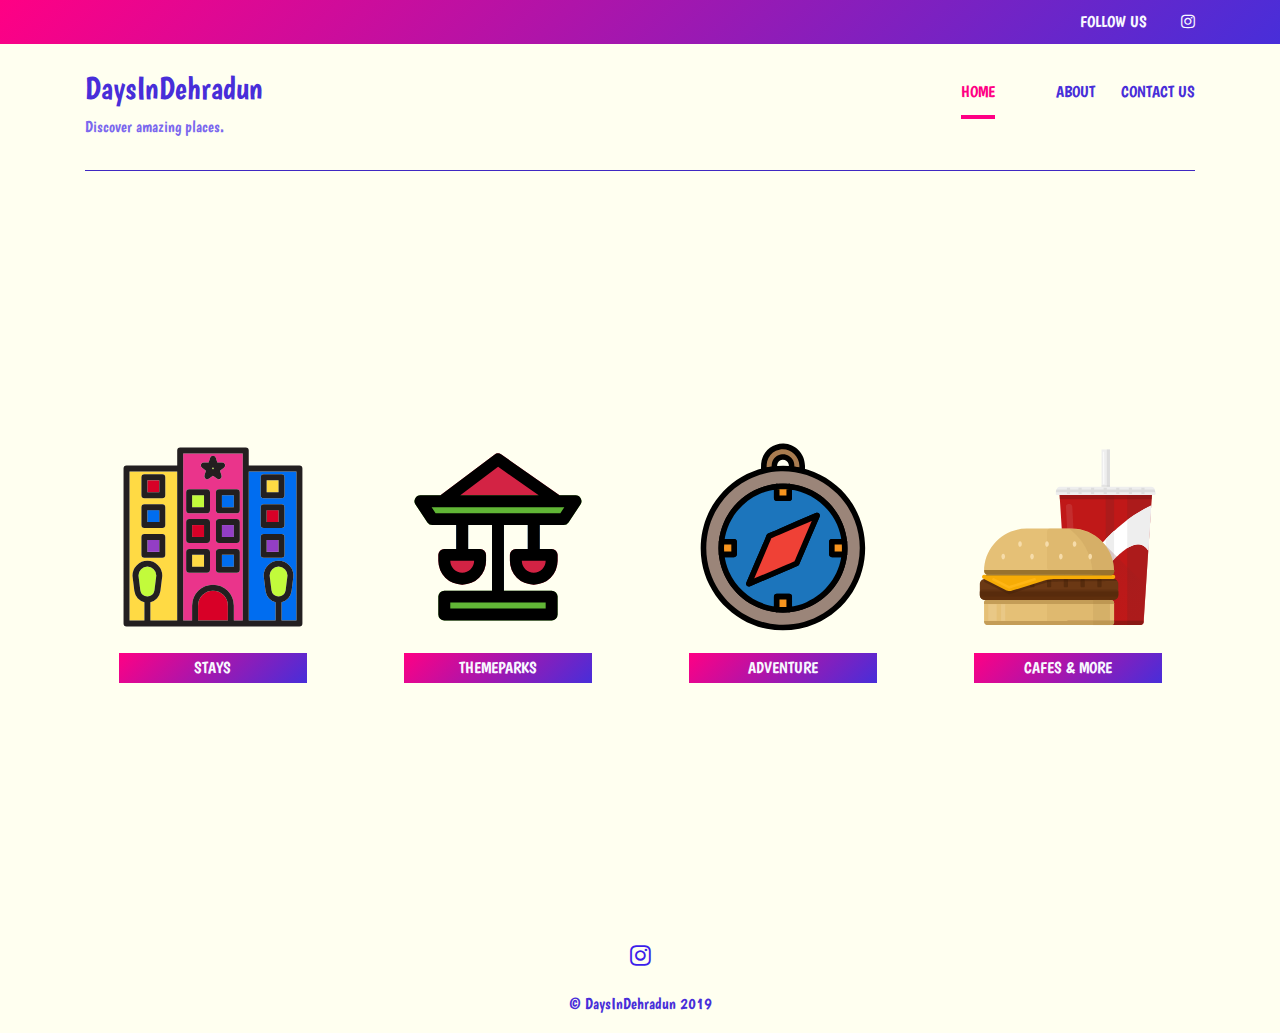
<file: index.html>
<!DOCTYPE html>
<html lang="en">
<head>
  <meta charset="UTF-8">
  <meta name="viewport" content="width=device-width, initial-scale=1.0">
  <meta http-equiv="X-UA-Compatible" content="ie=edge">
  <title>DaysInDehradun | Discover amazing places in Dehradun</title>
  <meta name="description" content="daysindehradun are a space for promoting and sharing quality food,lifestyle and travel finds in Dehradun.We love sharing it all with you!">
  <meta name="keywords" content="dehradun,dehradun city,dehradun uttarakhand,dehradun india,dehradun food,dehradun hotels,dehradun restaurants,dehradun cafes,dehradun bars,dehradun where to stay,things to do in dehradun,dehradun waterparks,dehradun themeparks,dehradun activities,dehradun information,dehradun guide,dehradun tourists,dehradun tourism,what to do in dehradun,trekking in dehradun,adventure activities in dehradun,dehradun camping,dehradun shopping,dehradun tips,top places in dehradun,explore dehradun">
  <meta property="og:type" content="website">
  <meta property="og:title" content="DaysInDehradun | Discover amazing places in Dehradun">
  <meta property="og:description" content="Dehradun City information guide. Find what is Dehradun famous for?Best places to stay,things do in Dehradun and Why visit Dehradun?DaysInDehradun promotes tourism in Dehradun and shares quality food,lifestyle and travel finds in Dehradun."> 
  <link rel="icon" href="iconfinder_Maps_Maps_Navigation_Compass_Direction_Gps_3915738.png" type="image/png">
  <link rel="stylesheet" href="styles.css" type="text/css">
  <link rel="stylesheet" href="https://stackpath.bootstrapcdn.com/bootstrap/4.3.1/css/bootstrap.min.css" integrity="sha384-ggOyR0iXCbMQv3Xipma34MD+dH/1fQ784/j6cY/iJTQUOhcWr7x9JvoRxT2MZw1T" crossorigin="anonymous">
  <script src="https://code.jquery.com/jquery-3.3.1.slim.min.js" integrity="sha384-q8i/X+965DzO0rT7abK41JStQIAqVgRVzpbzo5smXKp4YfRvH+8abtTE1Pi6jizo" crossorigin="anonymous"></script>
<script src="https://cdnjs.cloudflare.com/ajax/libs/popper.js/1.14.7/umd/popper.min.js" integrity="sha384-UO2eT0CpHqdSJQ6hJty5KVphtPhzWj9WO1clHTMGa3JDZwrnQq4sF86dIHNDz0W1" crossorigin="anonymous"></script>
<script src="https://stackpath.bootstrapcdn.com/bootstrap/4.3.1/js/bootstrap.min.js" integrity="sha384-JjSmVgyd0p3pXB1rRibZUAYoIIy6OrQ6VrjIEaFf/nJGzIxFDsf4x0xIM+B07jRM" crossorigin="anonymous"></script>
<link rel="stylesheet" href="https://stackpath.bootstrapcdn.com/font-awesome/4.7.0/css/font-awesome.min.css">
<link href="https://fonts.googleapis.com/css?family=Boogaloo" rel="stylesheet">
</head>
<body>
<!----------------------------------------TOP--BANNER---------->
  <div class="top-banner">
    <div class="container">
    <ul>
      <a href="https://www.instagram.com/daysindehradun/" target="_blank">
      <li>FOLLOW US
      <span><i class="fa fa-instagram" aria-hidden="true"></i></span></li></a>
      
    
    </ul>
    <div style="clear:both;"></div>
    </div>
    <div style="clear:both;"></div>
  </div>
  
  <div class="container">
    <header>
     <div class="row">
       <div class="col-md-6 logo"><a href="index.html"><h2>DaysInDehradun</h2>
       <p id="discover-tag">Discover amazing places.</p></a>
       </div>
       <div class="col-md-6 menu">
         <ul>
           <li><a href="#" class="active">HOME</a></li>
           <li><a href="about.html" class="link">ABOUT</a></li>
           <li><a href="contact.html" class="link ">CONTACT US</a></li>
         </ul>
       </div>
     </div>
    <hr id="header-border">  
    
    </header>
    
<!-------------------------TABS---BOX-------------------------->
<div class="wrapper-tab">
    <div class="row">
      <div class="col-md-3 col-sm-6 col-lg-3">
        <div class="box text-center">
          <a href="stays.html">
          <div class="img-box">
            <img src="iconfinder_holiday-travel-hotel_3211409.svg" alt="">
          </div>
          <div class="text class text-center"><p>STAYS</p></div>
        </a>
        </div>
    
      </div>
      <div class="col-md-3 col-sm-6 col-lg-3">
          <div class="box text-center">
              <a href="themeparks.html">
            <div class="img-box">
             <img src="iconfinder_carousel_entertainment_amusement_festival_carnival_3813292.svg" alt="">
            </div>
            <div class="text text-center"><p>THEMEPARKS</p></div>
          </a>
          </div>
        </div>
        <div class="col-md-3 col-sm-6 col-lg-3">
            <div class="box text-center">
                <a href="adventure.html">
             
              <div class="img-box">
                
               <img src="iconfinder_compasstooladventurenavigation_4211467.svg" alt="">
              </div>
              <div class="text text-center"><p>ADVENTURE</p></div>
            </a>
            </div>
          </div>
          <div class="col-md-3 col-sm-6 col-lg-3">
              <div class="box text-center">
                  <a href="food.html">
                <div class="img-box">
                
                  <img src="iconfinder_food-hamburder-v1_2386376.svg" alt="">
                </div>
                <div class="text text-center"><p>CAFES & MORE</p></div>
                </a>
              </div>
            </div>
    </div>
    </div>
  </div>
 
  <!------------------------------------FOOTER---------------->
  <footer>


    <p><a href="https://www.instagram.com/daysindehradun/" target="_blank"><i class="fa fa-instagram" aria-hidden="true"></i></a></p>
<p class="copy"><small>&copy; DaysInDehradun 2019</small></p>

  </footer>
 
 
</body>
</html>
</file>
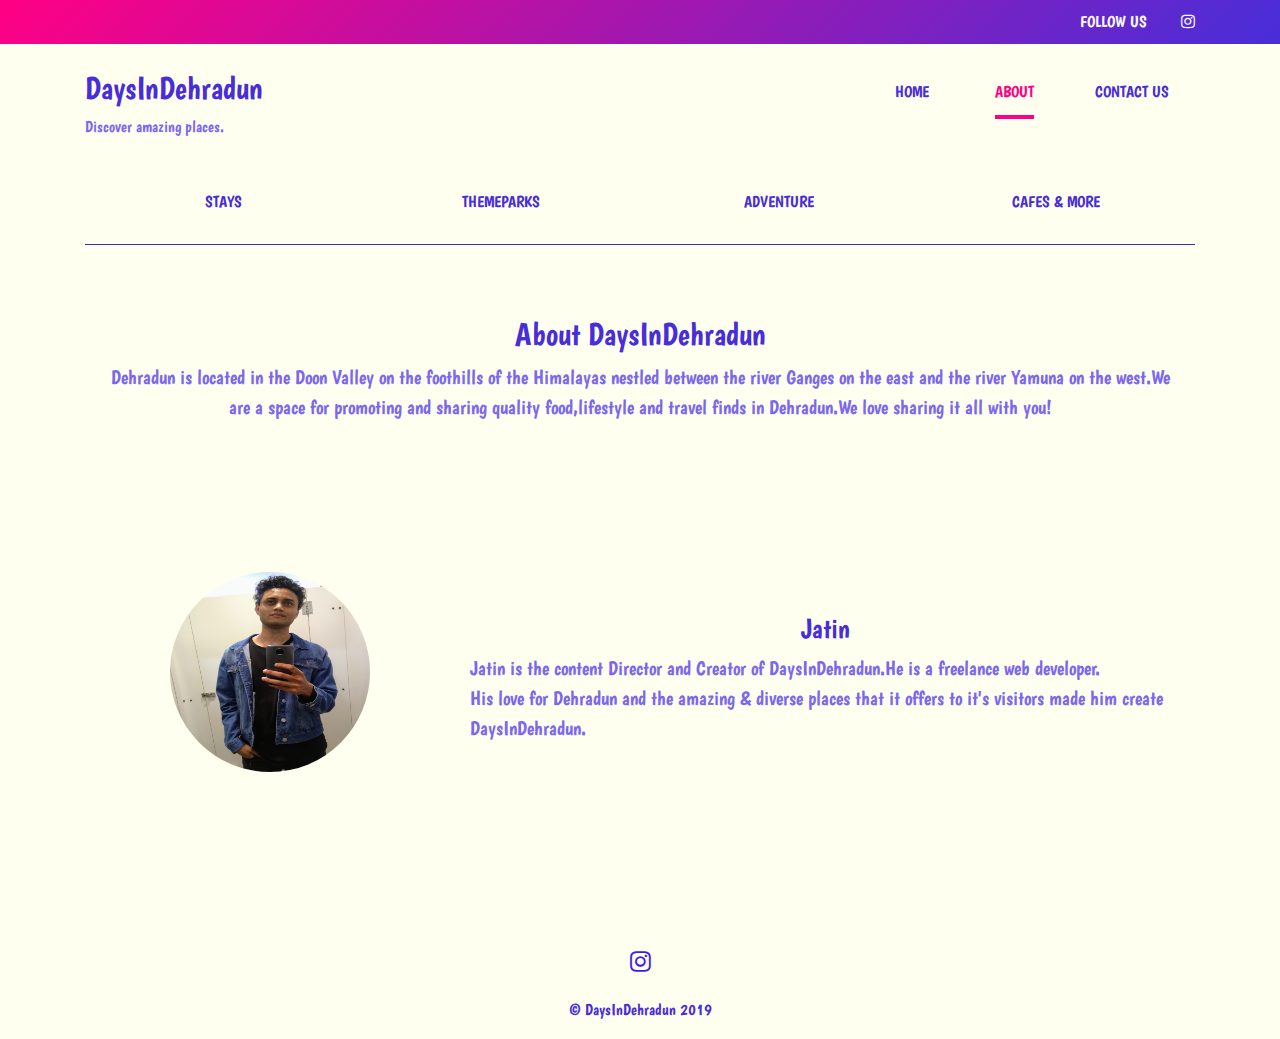
<file: about.html>
<!DOCTYPE html>
<html lang="en">
<head>
  <meta charset="UTF-8">
  <meta name="viewport" content="width=device-width, initial-scale=1.0">
  <meta http-equiv="X-UA-Compatible" content="ie=edge">
  <title>DaysInDehradun | About</title>
  <meta name="description" content="daysindehradun are a space for promoting and sharing quality food,lifestyle and travel finds in Dehradun.We love sharing it all with you!">
  <meta name="keywords" content="dehradun,dehradun city,dehradun uttarakhand,dehradun india,dehradun food,dehradun hotels,dehradun restaurants,dehradun cafes,dehradun bars,dehradun where to stay,things to do in dehradun,dehradun waterparks,dehradun themeparks,dehradun activities,dehradun information,dehradun guide,dehradun tourists,dehradun tourism,what to do in dehradun,trekking in dehradun,adventure activities in dehradun,dehradun camping,dehradun shopping,dehradun tips,top places in dehradun,explore dehradun">
  <meta property="og:type" content="website">
  <meta property="og:title" content="DaysInDehradun | About">
  <meta property="og:description" content="Dehradun City information guide. Find what is Dehradun famous for?Best places to stay,things do in Dehradun and Why visit Dehradun?DaysInDehradun promotes tourism in Dehradun and shares quality food,lifestyle and travel finds in Dehradun."> 
  <link rel="icon" href="iconfinder_Maps_Maps_Navigation_Compass_Direction_Gps_3915738.png" type="image/png">
  <link rel="stylesheet" href="styles.css" type="text/css">
  <link rel="stylesheet" href="https://stackpath.bootstrapcdn.com/bootstrap/4.3.1/css/bootstrap.min.css" integrity="sha384-ggOyR0iXCbMQv3Xipma34MD+dH/1fQ784/j6cY/iJTQUOhcWr7x9JvoRxT2MZw1T" crossorigin="anonymous">
  <script src="https://code.jquery.com/jquery-3.3.1.slim.min.js" integrity="sha384-q8i/X+965DzO0rT7abK41JStQIAqVgRVzpbzo5smXKp4YfRvH+8abtTE1Pi6jizo" crossorigin="anonymous"></script>
<script src="https://cdnjs.cloudflare.com/ajax/libs/popper.js/1.14.7/umd/popper.min.js" integrity="sha384-UO2eT0CpHqdSJQ6hJty5KVphtPhzWj9WO1clHTMGa3JDZwrnQq4sF86dIHNDz0W1" crossorigin="anonymous"></script>
<script src="https://stackpath.bootstrapcdn.com/bootstrap/4.3.1/js/bootstrap.min.js" integrity="sha384-JjSmVgyd0p3pXB1rRibZUAYoIIy6OrQ6VrjIEaFf/nJGzIxFDsf4x0xIM+B07jRM" crossorigin="anonymous"></script>
<link rel="stylesheet" href="https://stackpath.bootstrapcdn.com/font-awesome/4.7.0/css/font-awesome.min.css">
<link href="https://fonts.googleapis.com/css?family=Boogaloo" rel="stylesheet">
</head>
<body>
  <!-------------------------------------BANNER-->
  <div class="top-banner">
      <div class="container">
      <ul>
          <a href="https://www.instagram.com/daysindehradun/" target="_blank"><li>FOLLOW US
              <span><i class="fa fa-instagram" aria-hidden="true"></i></span></li></a>
        
      
      </ul>
      <div style="clear:both;"></div>
      </div>
      <div style="clear:both;"></div>
    </div>
    
    <div class="container">
      <div class="rest-header">
       <div class="row">
         <div class="col-md-6 logo"><a href="index.html"> <h2>DaysInDehradun</h2>
         <p id="discover-tag">Discover amazing places.</p></a>
         </div>
         <div class="col-md-6 menu">
           <ul>
              <li><a href="index.html" class="link">HOME</a></li>
              <li><a href="#" class="active">ABOUT</a></li>
           <li><a href="contact.html" class="link">CONTACT US</a></li>
           </ul>
         </div>
       </div>
       <div class="goto">
         <ul>
           <li><a href="stays.html" class="link">STAYS</a></li>
           <li><a href="themeparks.html" class="link">THEMEPARKS</a></li>
           <li><a href="adventure.html" class="link">ADVENTURE</a></li>
           <li><a href="food.html" class="link">CAFES & MORE</a></li>
         </ul>
       </div>


      <hr id="goto-border">  
      </div>


      <!-------------------------ABOUT TEXT-->
        <div class="container">

          <div class="about-head-text text-center">
            <h2>About DaysInDehradun</h2>
            <p>Dehradun is located in the Doon Valley on the foothills of the Himalayas nestled between the river Ganges on the east and the river Yamuna on the west.We are a space for promoting and sharing quality food,lifestyle and travel finds in Dehradun.We love sharing it all with you! </p>
          </div>
          <!-------------------------ABOUT CREATOR-->
          <div class="about-creator">
            <div class="row">
              <div class="col-md-4 col-sm-12 col-lg-4">
                <div class="creator-content">
                  <div class="creator-img text-center">
                    <img src="jatin.jpg" class="img-fluid" alt="">
                  </div>
                </div>
              </div>
      
              <div class="col-md-8 col-lg-8 col-sm-12">
                <div class="creator-text">
                <h3 class="text-center">Jatin</h3>
                <p>Jatin is the content Director and Creator of DaysInDehradun.He is a freelance web developer.<br>
                His love for Dehradun and the amazing & diverse places that it offers to it's visitors made him create DaysInDehradun. </p>
                </div>
              </div>
            </div>
          </div>


        </div>
        <!------------------------------------FOOTER---------------->
  
  
  
        <footer>


      <p><a href="https://www.instagram.com/daysindehradun/" target="_blank"><i class="fa fa-instagram" aria-hidden="true"></i></a></p>
  <p class="copy"><small>&copy; DaysInDehradun 2019</small></p>
  
    </footer>
  
</body>
</html>
</file>
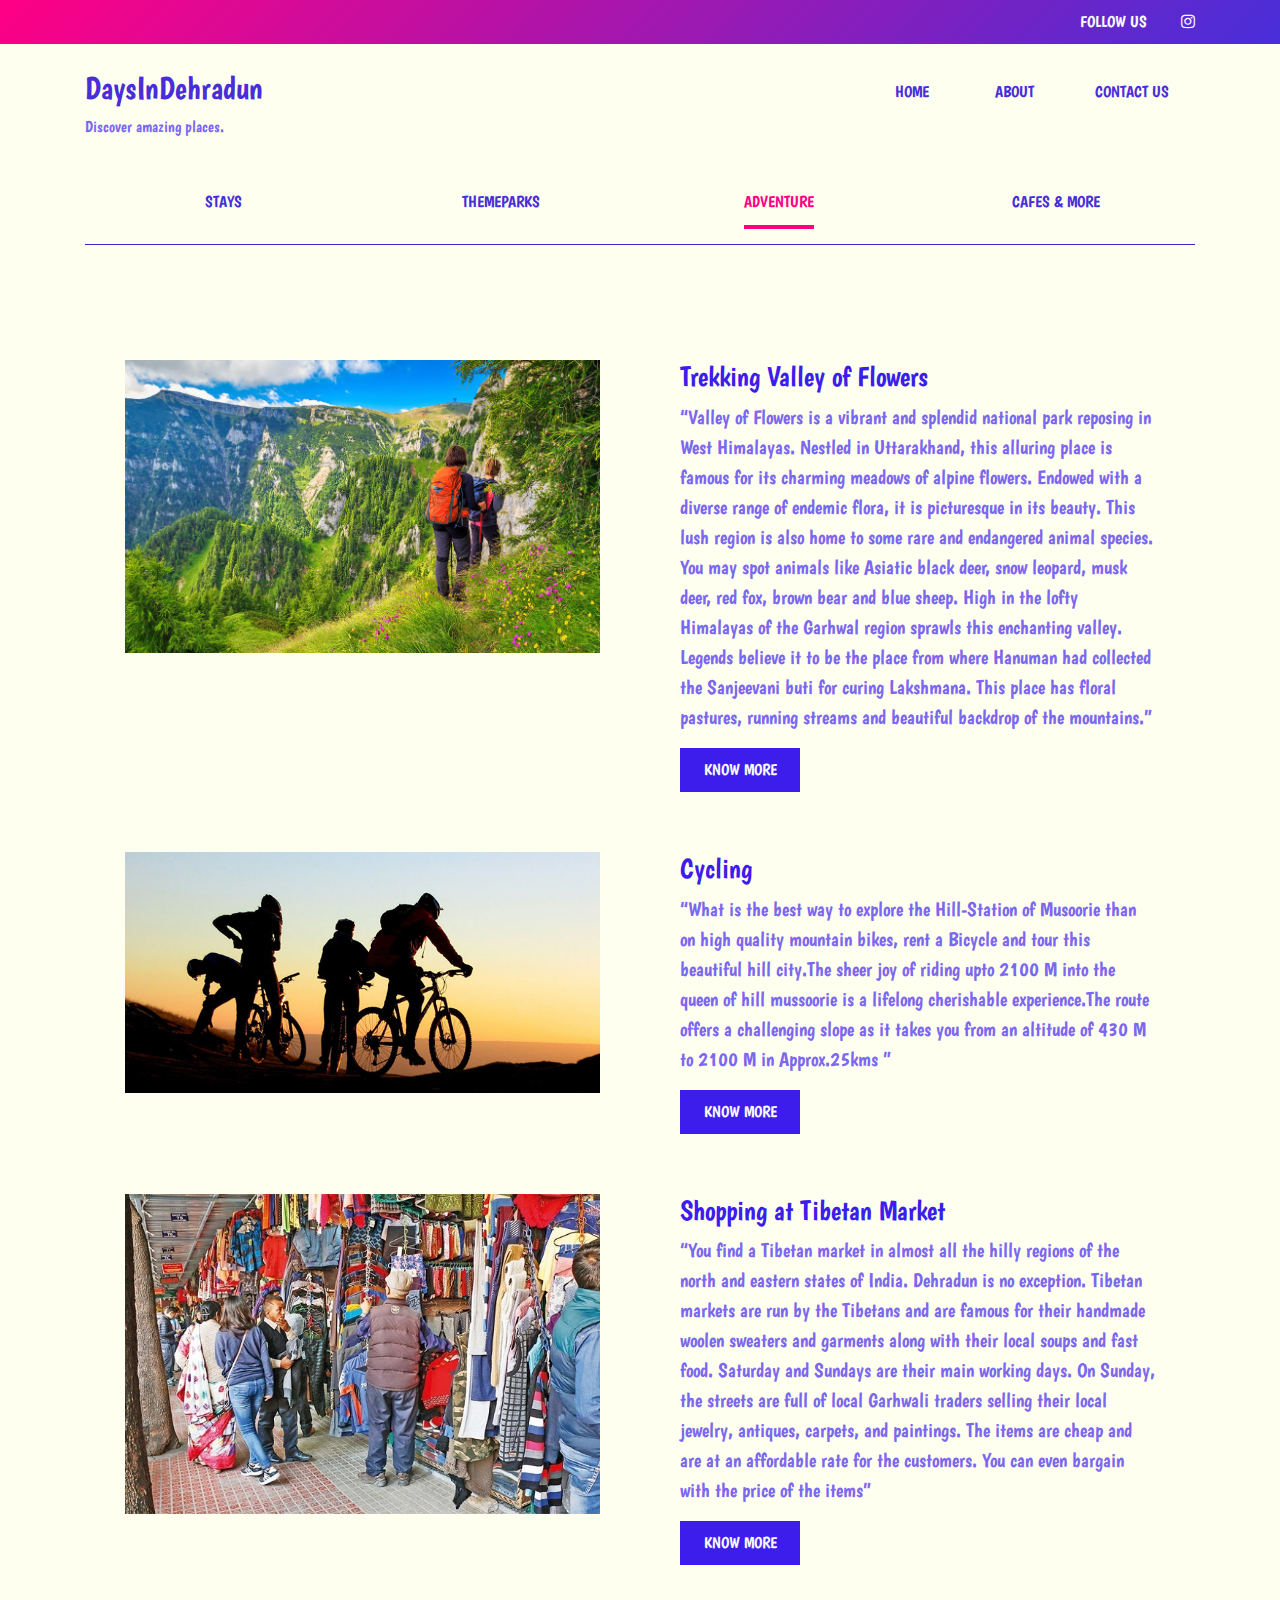
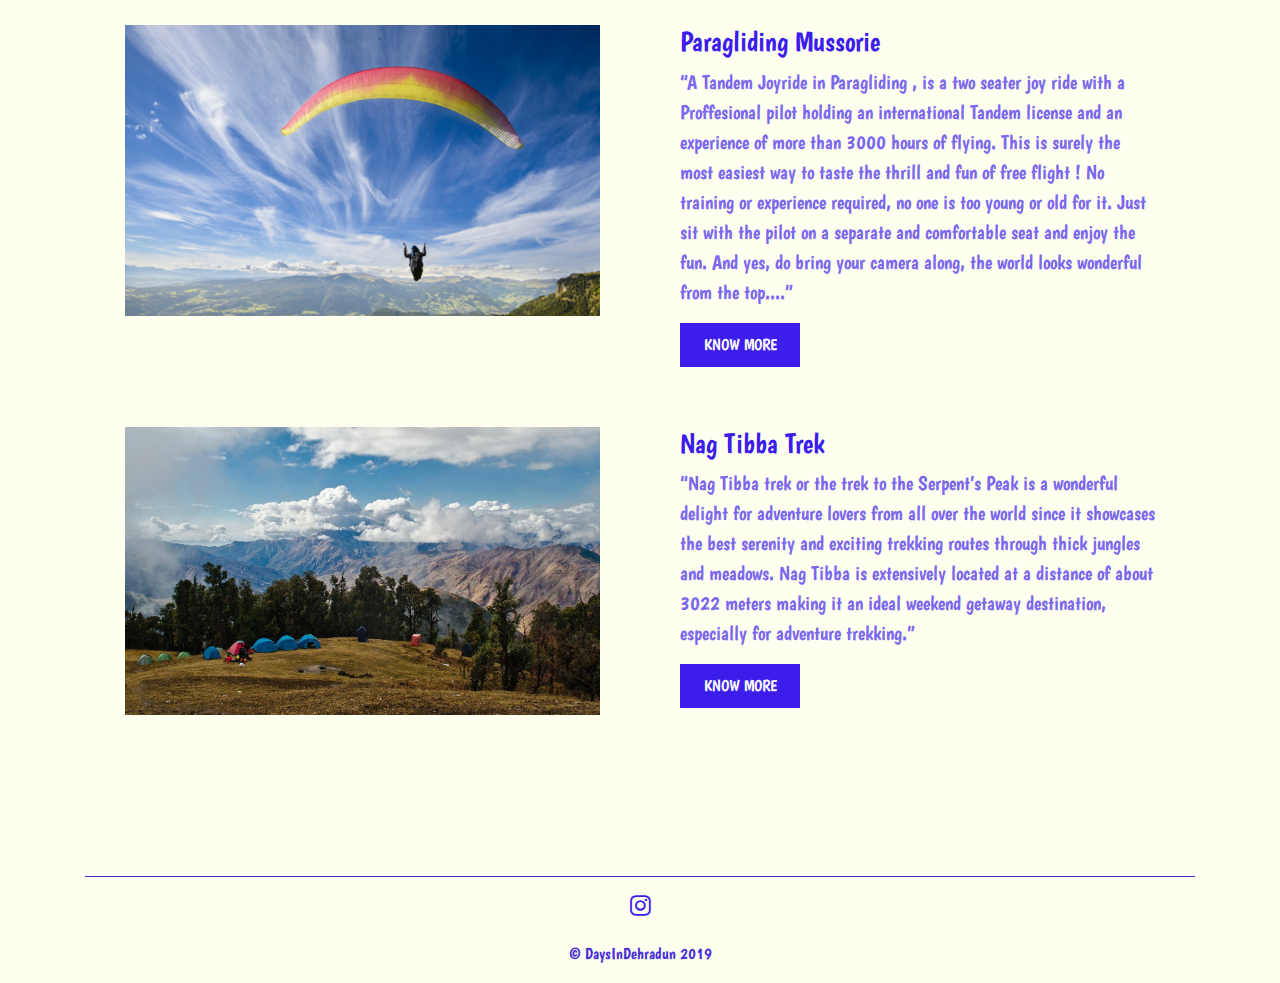
<file: adventure.html>
<!DOCTYPE html>
<html lang="en">
<head>
  <meta charset="UTF-8">
  <meta name="viewport" content="width=device-width, initial-scale=1.0">
  <meta http-equiv="X-UA-Compatible" content="ie=edge">
  <title>DaysInDehradun | Themeparks</title>
  <meta name="description" content="daysindehradun are a space for promoting and sharing quality food,lifestyle and travel finds in Dehradun.We love sharing it all with you!">
  <meta name="keywords" content="dehradun,dehradun city,dehradun uttarakhand,dehradun india,dehradun where to stay,things to do in dehradun,dehradun activities,dehradun information,dehradun guide,dehradun tourists,dehradun tourism,what to do in dehradun,trekking in dehradun,adventure activities in dehradun,dehradun camping,dehradun shopping,dehrdun market,dehradun tips,top places in dehradun,explore dehradun">
  <meta property="og:type" content="website">
  <meta property="og:title" content="DaysInDehradun | Adventure">
  <meta property="og:description" content="Dehradun City information guide. Find what is Dehradun famous for?Best places to stay,things do in Dehradun and Why visit Dehradun?DaysInDehradun promotes tourism in Dehradun and shares quality food,lifestyle and travel finds in Dehradun."> 
  <link rel="icon" href="iconfinder_Maps_Maps_Navigation_Compass_Direction_Gps_3915738.png" type="image/png">
  <link rel="stylesheet" href="styles.css" type="text/css">
  <link rel="stylesheet" href="https://stackpath.bootstrapcdn.com/bootstrap/4.3.1/css/bootstrap.min.css" integrity="sha384-ggOyR0iXCbMQv3Xipma34MD+dH/1fQ784/j6cY/iJTQUOhcWr7x9JvoRxT2MZw1T" crossorigin="anonymous">
  <script src="https://code.jquery.com/jquery-3.3.1.slim.min.js" integrity="sha384-q8i/X+965DzO0rT7abK41JStQIAqVgRVzpbzo5smXKp4YfRvH+8abtTE1Pi6jizo" crossorigin="anonymous"></script>
<script src="https://cdnjs.cloudflare.com/ajax/libs/popper.js/1.14.7/umd/popper.min.js" integrity="sha384-UO2eT0CpHqdSJQ6hJty5KVphtPhzWj9WO1clHTMGa3JDZwrnQq4sF86dIHNDz0W1" crossorigin="anonymous"></script>
<script src="https://stackpath.bootstrapcdn.com/bootstrap/4.3.1/js/bootstrap.min.js" integrity="sha384-JjSmVgyd0p3pXB1rRibZUAYoIIy6OrQ6VrjIEaFf/nJGzIxFDsf4x0xIM+B07jRM" crossorigin="anonymous"></script>
<link rel="stylesheet" href="https://stackpath.bootstrapcdn.com/font-awesome/4.7.0/css/font-awesome.min.css">
<link href="https://fonts.googleapis.com/css?family=Boogaloo" rel="stylesheet">
</head>
<body>
  <!-------------------------------------BANNER-->
  <div class="top-banner">
      <div class="container">
      <ul>
          <a href="https://www.instagram.com/daysindehradun/" target="_blank"><li>FOLLOW US
              <span><i class="fa fa-instagram" aria-hidden="true"></i></span></li></a>
        
      
      </ul>
      <div style="clear:both;"></div>
      </div>
      <div style="clear:both;"></div>
    </div>
    
    <div class="container">
      <div class="rest-header">
       <div class="row">
         <div class="col-md-6 logo"><a href="index.html"> <h2>DaysInDehradun</h2>
         <p id="discover-tag">Discover amazing places.</p></a>
         </div>
         <div class="col-md-6 menu">
           <ul>
              <li><a href="index.html" class="link">HOME</a></li>
              <li><a href="about.html" class="link">ABOUT</a></li>
           <li><a href="contact.html" class="link">CONTACT US</a></li>
           </ul>
         </div>
       </div>
       <div class="goto">
         <ul>
           <li><a href="stays.html" class="link">STAYS</a></li>
           <li><a href="themeparks.html" class="link">THEMEPARKS</a></li>
           <li><a href="adventure.html" class="active">ADVENTURE</a></li>
           <li><a href="food.html" class="link">CAFES & MORE</a></li>
         </ul>
       </div>


      <hr id="goto-border">  
      </div>

</div>
<!------------------------------------ADVENTURE-->
<div class="container">
  <div class="bio-wrapper">
  <div class="row">
    <div class="col-md-6 col-lg-6 col-sm-12 ">
      <div class="bio-img">
        <img src="valley of flowers.jpg" class="img-fluid" alt="vslley of flowers">
      </div>
    </div>
    <div class="bio-content col-md-6 col-lg-6 col-sm-12">
      <div class="bio-content-bx">
        <h3>Trekking Valley of Flowers</h3>
        
        <div class="details">
          <p>“Valley of Flowers is a vibrant and splendid national park reposing in West Himalayas. Nestled in Uttarakhand, this alluring place is famous for its charming meadows of alpine flowers. Endowed with a diverse range of endemic flora, it is picturesque in its beauty. This lush region is also home to some rare and endangered animal species. You may spot animals like Asiatic black deer, snow leopard, musk deer, red fox, brown bear and blue sheep. High in the lofty Himalayas of the Garhwal region sprawls this enchanting valley. Legends believe it to be the place from where Hanuman had collected the Sanjeevani buti for curing Lakshmana. This place has floral pastures, running streams and beautiful backdrop of the mountains.”</p>
            <a href="https://valleyofflowers.info/">KNOW MORE</a>
        </div>
      </div>
    </div>
    
  </div>
  <div class="row">
    <div class="col-md-6 col-lg-6 col-sm-12 ">
      <div class="bio-img">
        <img src="bicicleta-ilha-grande-2.jpg" class="img-fluid" alt="bike ride" >
      </div>
    </div>

      <div class="bio-content col-md-6 col-lg-6 col-sm-12">
      <div class="bio-content-bx">
        <h3>Cycling</h3>
        
        <div class="details">
          <p>“What is the best way to explore the Hill-Station of Musoorie than on high quality mountain bikes, rent a Bicycle and tour this beautiful hill city.The sheer joy of riding upto 2100 M into the queen of hill mussoorie is a lifelong cherishable experience.The route offers a challenging slope as it takes you from an altitude of 430 M to 2100 M in Approx.25kms ”</p>
          <a href="https://www.bikatadventures.com/Home/Itinerary/dehradun-mussoorie-cycling">KNOW MORE</a>
        </div>
      
      </div>
    </div>
  </div>
  <div class="row">
    <div class="col-md-6 col-lg-6 col-sm-12 ">
      <div class="bio-img">
        <img src="tibetan market.jpg" class="img-fluid" alt="tibetan market" >
      </div>
    </div>

      <div class="bio-content col-md-6 col-lg-6 col-sm-12">
      <div class="bio-content-bx">
        <h3>Shopping at Tibetan Market</h3>
        
        <div class="details">
          <p>“You find a Tibetan market in almost all the hilly regions of the north and eastern states of India. Dehradun is no exception. Tibetan markets are run by the Tibetans and are famous for their handmade woolen sweaters and garments along with their local soups and fast food.

            Saturday and Sundays are their main working days. On Sunday, the streets are full of local Garhwali traders selling their local jewelry, antiques, carpets, and paintings. The items are cheap and are at an affordable rate for the customers. You can even bargain with the price of the items”</p>
          <a href="https://www.thrillophilia.com/attractions/shopping-at-tibetan-market">KNOW MORE</a>
        </div>
      
      </div>
    </div>
  </div>
  <div class="row">
    <div class="col-md-6 col-lg-6 col-sm-12">
      <div class="bio-img">
        <img src="pargliding.jpg" class="img-fluid" alt="paragliding" >
      </div>
    </div>

      <div class="bio-content col-md-6 col-lg-6 col-sm-12">
      <div class="bio-content-bx">
        <h3>Paragliding Mussorie</h3>
      
        <div class="details">
          <p>“A Tandem Joyride in Paragliding , is a two seater joy ride with a Proffesional pilot holding an international Tandem license and an experience of more than 3000 hours of flying. This is surely the most easiest way to taste the thrill and fun of free flight ! No training or experience required, no one is too young or old for it. Just sit with the pilot on a separate and comfortable seat and enjoy the fun. And yes, do bring your camera along, the world looks wonderful from the top....”</p>
          <a href="http://www.paraglidingmussoorie.com/">KNOW MORE</a>
        </div>
      
      </div>
    </div>
  </div>
  <div class="row">
    <div class="col-md-6 col-lg-6 col-sm-12">
      <div class="bio-img">
        <img src="nagtrek.jpg" class="img-fluid" alt="Nagtibba" >
      </div>
    </div>

      <div class="bio-content col-md-6 col-lg-6 col-sm-12">
      <div class="bio-content-bx">
        <h3>Nag Tibba Trek</h3>
        <div class="details">
          <p>“Nag Tibba trek or the trek to the Serpent’s Peak is a wonderful delight for adventure lovers from all over the world since it showcases the best serenity and exciting trekking routes through thick jungles and meadows. Nag Tibba is extensively located at a distance of about 3022 meters making it an ideal weekend getaway destination, especially for adventure trekking.”</p>
          <a href="https://www.thrillophilia.com/tours/nagtibba-trek-uttarakhand">KNOW MORE</a>
        </div>
      
      </div>
    </div>
  </div>
 
  </div>
  <hr id="bio-border">
</div>
      


        
        <!------------------------------------FOOTER---------------->
  
  
  
        <footer>


      <p><a href="https://www.instagram.com/daysindehradun/" target="_blank"><i class="fa fa-instagram" aria-hidden="true"></i></a></p>
        <p class="copy"><small>&copy; DaysInDehradun 2019</small></p>
  
    </footer>
  
</body>
</html>
</file>
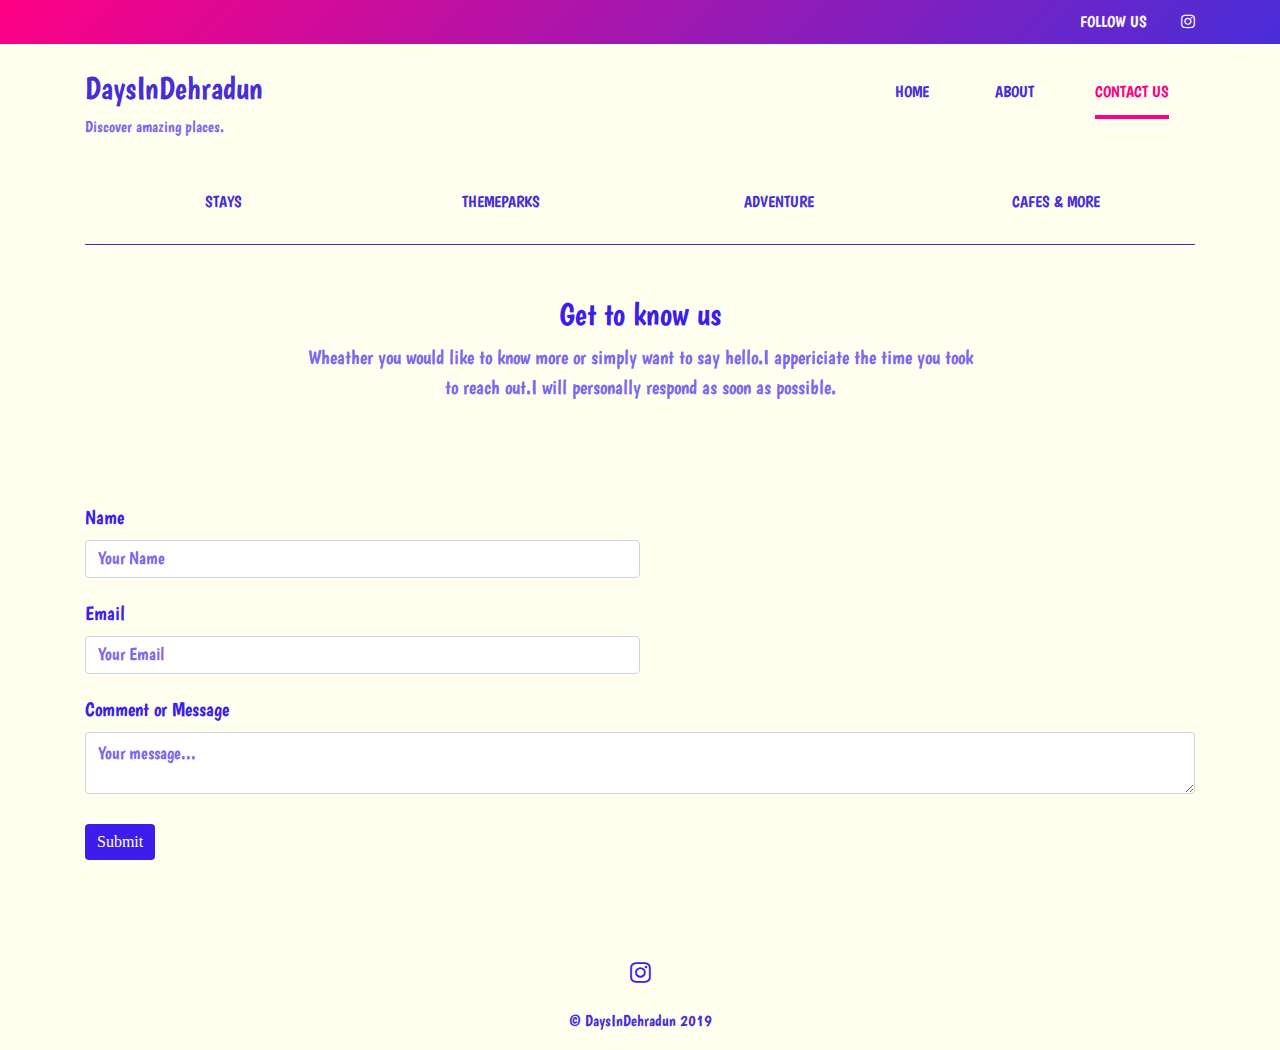
<file: contact.html>
<!DOCTYPE html>
<html lang="en">
<head>
  <meta charset="UTF-8">
  <meta name="viewport" content="width=device-width, initial-scale=1.0">
  <meta http-equiv="X-UA-Compatible" content="ie=edge">
  <title>DaysInDehradun | Contact us</title>
  <meta name="description" content="daysindehradun are a space for promoting and sharing quality food,lifestyle and travel finds in Dehradun.We love sharing it all with you!">
  <meta name="keywords" content="dehradun,dehradun city,dehradun uttarakhand,dehradun india,dehradun food,dehradun hotels,dehradun restaurants,dehradun cafes,dehradun bars,dehradun where to stay,things to do in dehradun,dehradun waterparks,dehradun themeparks,dehradun activities,dehradun information,dehradun guide,dehradun tourists,dehradun tourism,what to do in dehradun,trekking in dehradun,adventure activities in dehradun,dehradun camping,dehradun shopping,dehradun tips,top places in dehradun,explore dehradun">
  <meta property="og:type" content="website">
  <meta property="og:title" content="DaysInDehradun | Contact us">
  <meta property="og:description" content="Dehradun City information guide. Find what is Dehradun famous for?Best places to stay,things do in Dehradun and Why visit Dehradun?DaysInDehradun promotes tourism in Dehradun and shares quality food,lifestyle and travel finds in Dehradun."> 
  <link rel="icon" href="iconfinder_Maps_Maps_Navigation_Compass_Direction_Gps_3915738.png" type="image/png">
  <link rel="stylesheet" href="styles.css" type="text/css">
  <link rel="stylesheet" href="https://stackpath.bootstrapcdn.com/bootstrap/4.3.1/css/bootstrap.min.css" integrity="sha384-ggOyR0iXCbMQv3Xipma34MD+dH/1fQ784/j6cY/iJTQUOhcWr7x9JvoRxT2MZw1T" crossorigin="anonymous">
  <script src="https://code.jquery.com/jquery-3.3.1.slim.min.js" integrity="sha384-q8i/X+965DzO0rT7abK41JStQIAqVgRVzpbzo5smXKp4YfRvH+8abtTE1Pi6jizo" crossorigin="anonymous"></script>
<script src="https://cdnjs.cloudflare.com/ajax/libs/popper.js/1.14.7/umd/popper.min.js" integrity="sha384-UO2eT0CpHqdSJQ6hJty5KVphtPhzWj9WO1clHTMGa3JDZwrnQq4sF86dIHNDz0W1" crossorigin="anonymous"></script>
<script src="https://stackpath.bootstrapcdn.com/bootstrap/4.3.1/js/bootstrap.min.js" integrity="sha384-JjSmVgyd0p3pXB1rRibZUAYoIIy6OrQ6VrjIEaFf/nJGzIxFDsf4x0xIM+B07jRM" crossorigin="anonymous"></script>
<link rel="stylesheet" href="https://stackpath.bootstrapcdn.com/font-awesome/4.7.0/css/font-awesome.min.css">
<link href="https://fonts.googleapis.com/css?family=Boogaloo" rel="stylesheet">
<script src="https://cdn.jsdelivr.net/npm/jquery@3.2.1/dist/jquery.min.js"></script>

</head>
<body>
  <!-------------------------------------BANNER-->
  <div class="top-banner">
      <div class="container">
      <ul>
          <a href="https://www.instagram.com/daysindehradun/" target="_blank"><li>FOLLOW US
              <span><i class="fa fa-instagram" aria-hidden="true"></i></span></li></a>
        
      
      </ul>
      <div style="clear:both;"></div>
      </div>
      <div style="clear:both;"></div>
    </div>
    
    <div class="container">
      <div class="rest-header">
       <div class="row">
         <div class="col-md-6 logo"><a href="index.html">   <h2>DaysInDehradun</h2>
         <p id="discover-tag">Discover amazing places.</p></a>
         </div>
         <div class="col-md-6 menu">
           <ul>
              <li><a href="index.html" class="link" >HOME</a></li>
              <li><a href="about.html" class="link">ABOUT</a></li>
           <li><a href="#" class="active">CONTACT US</a></li>
           </ul>
         </div>
       </div>
       <div class="goto">
         <ul>
           <li><a href="stays.html" class="link">STAYS</a></li>
           <li><a href="themeparks.html" class="link">THEMEPARKS</a></li>
           <li><a href="adventure.html" class="link">ADVENTURE</a></li>
           <li><a href="food.html" class="link">CAFES & MORE</a></li>
         </ul>
       </div>


      <hr id="goto-border">  
      </div>
      <!----------------------------------------FORM-->
      <div class="form-content">
        <div class="form-text">
          <h2>Get to know us</h2>
          <p>Wheather you would like to know more or simply want to say hello.I appericiate the time you took to reach out.I will personally respond as soon as possible.</p>
        </div>
        
        <form action="https://formspree.io/clockstopfountain@gmail.com" method="POST">
          <div class="form-group">
            <div class="name">
            <label for="name">
              Name
              </label>
              <input id="name" name="name" class="form-control" type="text" placeholder="Your Name" required>
              
              </div>
            <label for="email">
                Email
                </label>
                <input id="email" name="email" type="text" class="form-control" placeholder="Your Email" required>
              
              <label for="msg">
                Comment or Message
                </label>
                <textarea name="message" class="form-control" id="msg" placeholder="Your message..." required></textarea>
            
          </div>
          <div class="status"></div>
          <button type="submit" class="btn submit btn-primary">Submit</button>
        </form>
        
      </div>
       
        <!------------------------------------FOOTER---------------->
  
  
  
        <footer>


      <p><a href="https://www.instagram.com/daysindehradun/"target="_blank"><i class="fa fa-instagram" aria-hidden="true"></i></a></p>
  <p class="copy"><small>&copy; DaysInDehradun 2019</small></p>
  
    </footer>


<!--------------------------------SCRIPT------------------->
<script type="text/javascript" >

$(document).ready(function(){
  $(".submit").click(function(e){
    
    

    var name=$("#name").val()
    var email=$("#email").val()
    var msg=$("#msg").val()
      
    if(email.length>5 && email.includes("@") && email.includes(".")){
      document.getElementById("email").style.border="1px solid #00FA9A";
    }else{
      document.getElementById("email").style.border="1px solid #f00";
      e.preventDefault();
    }
    if(name.length>2){
      document.getElementById("name").style.border="1px solid #00FA9A";

    }else{
      document.getElementById("name").style.border="1px solid #f00";
      e.preventDefault();
    }
    if(msg.length>10){
      document.getElementById("msg").style.border="1px solid #00FA9A";
    }else{
      document.getElementById("msg").style.border="1px solid #f00";
      e.preventDefault();
    }




  })
});



</script>
  
</body>
</html>
</file>
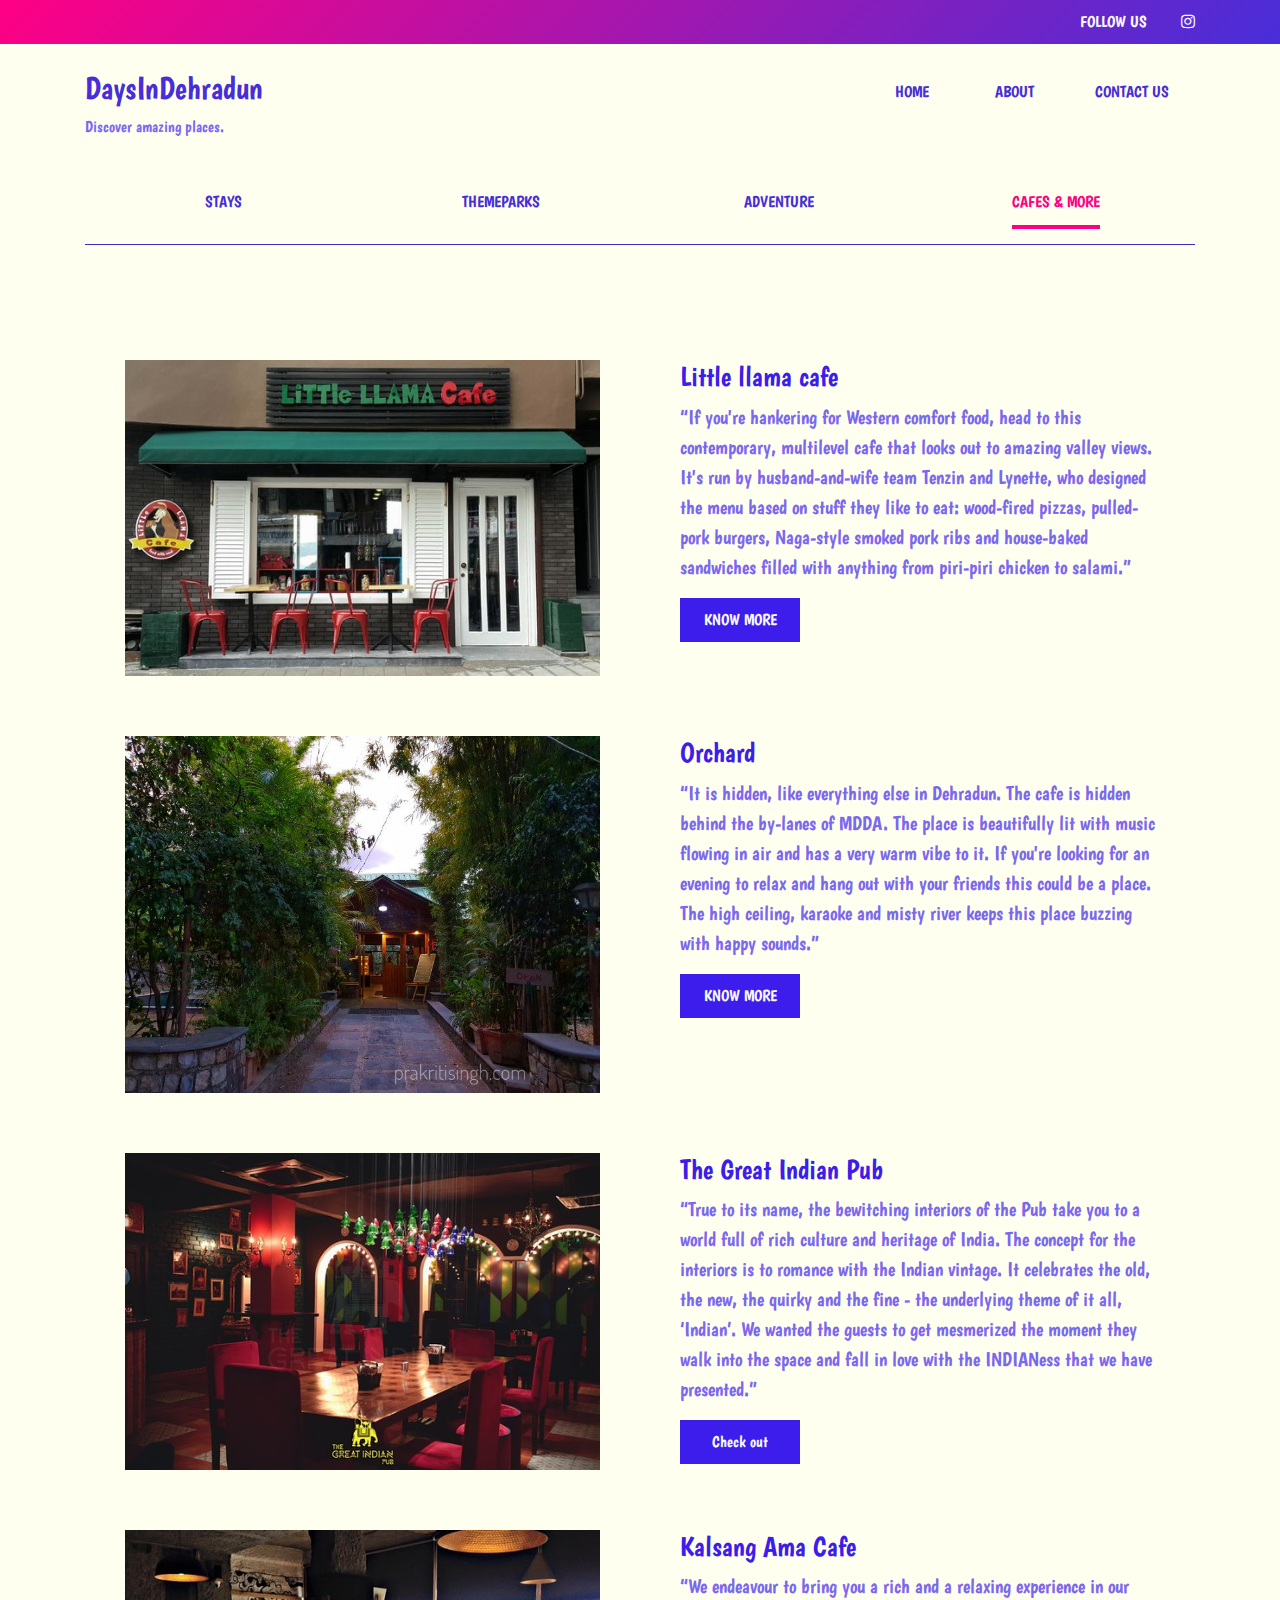
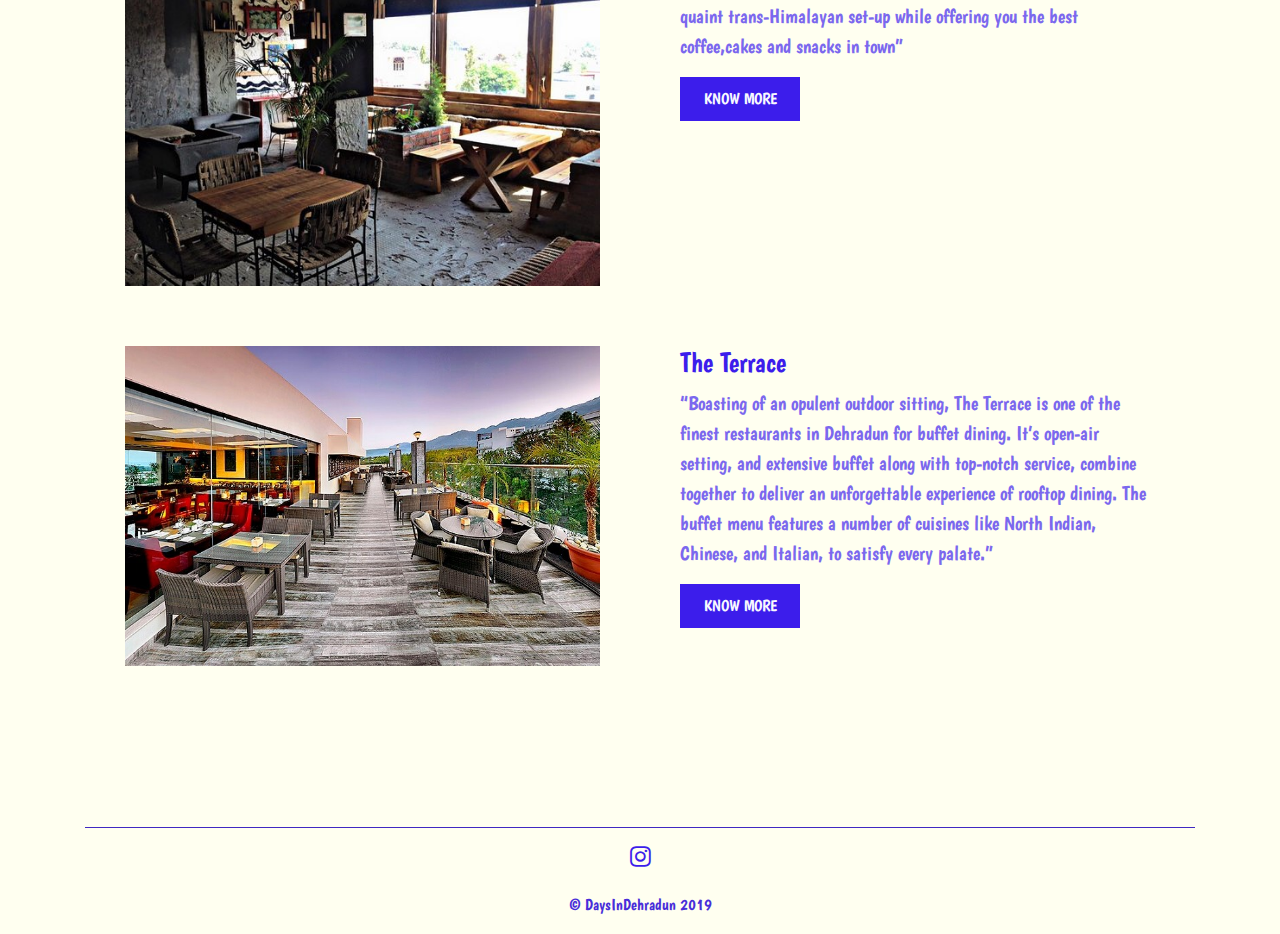
<file: food.html>
<!DOCTYPE html>
<html lang="en">
<head>
  <meta charset="UTF-8">
  <meta name="viewport" content="width=device-width, initial-scale=1.0">
  <meta http-equiv="X-UA-Compatible" content="ie=edge">
  <title>DaysInDehradun | Restaurants & more</title>
  <meta name="description" content="daysindehradun provides you with the best places to eat while you are exploring Dehradun.The places provides you the amazing view,quality food and best comfort.We love sharing it all with you!">
  <meta name="keywords" content="dehradun,dehradun city,dehradun uttarakhand,dehradun india,dehradun food,dehradun hotels,dehradun restaurants,dehradun cafes,dehradun bars,things to do in dehradun,dehradun activities,dehradun information,dehradun guide,dehradun tourists,dehradun tourism,what to do in dehradun,dehradun tips,top places in dehradun,explore dehradun">
  <meta property="og:type" content="website">
  <meta property="og:title" content="DaysInDehradun | Restaurants & more">
  <meta property="og:description" content="Dehradun City information guide. Find what is Dehradun famous for?Best places to stay,things do in Dehradun and Why visit Dehradun?DaysInDehradun promotes tourism in Dehradun and shares quality food,lifestyle and travel finds in Dehradun."> 
  <link rel="icon" href="iconfinder_Maps_Maps_Navigation_Compass_Direction_Gps_3915738.png" type="image/png">
  <link rel="stylesheet" href="styles.css" type="text/css">
  <link rel="stylesheet" href="https://stackpath.bootstrapcdn.com/bootstrap/4.3.1/css/bootstrap.min.css" integrity="sha384-ggOyR0iXCbMQv3Xipma34MD+dH/1fQ784/j6cY/iJTQUOhcWr7x9JvoRxT2MZw1T" crossorigin="anonymous">
  <script src="https://code.jquery.com/jquery-3.3.1.slim.min.js" integrity="sha384-q8i/X+965DzO0rT7abK41JStQIAqVgRVzpbzo5smXKp4YfRvH+8abtTE1Pi6jizo" crossorigin="anonymous"></script>
<script src="https://cdnjs.cloudflare.com/ajax/libs/popper.js/1.14.7/umd/popper.min.js" integrity="sha384-UO2eT0CpHqdSJQ6hJty5KVphtPhzWj9WO1clHTMGa3JDZwrnQq4sF86dIHNDz0W1" crossorigin="anonymous"></script>
<script src="https://stackpath.bootstrapcdn.com/bootstrap/4.3.1/js/bootstrap.min.js" integrity="sha384-JjSmVgyd0p3pXB1rRibZUAYoIIy6OrQ6VrjIEaFf/nJGzIxFDsf4x0xIM+B07jRM" crossorigin="anonymous"></script>
<link rel="stylesheet" href="https://stackpath.bootstrapcdn.com/font-awesome/4.7.0/css/font-awesome.min.css">
<link href="https://fonts.googleapis.com/css?family=Boogaloo" rel="stylesheet">
</head>
<body>
  <!-------------------------------------BANNER-->
  <div class="top-banner">
      <div class="container">
      <ul>
          <a href="https://www.instagram.com/daysindehradun/"target="_blank"><li>FOLLOW US
              <span><i class="fa fa-instagram" aria-hidden="true"></i></span></li></a>
        
      
      </ul>
      <div style="clear:both;"></div>
      </div>
      <div style="clear:both;"></div>
    </div>
    
    <div class="container">
      <div class="rest-header">
       <div class="row">
         <div class="col-md-6 logo"><a href="index.html"> <h2>DaysInDehradun</h2>
         <p id="discover-tag">Discover amazing places.</p></a>
         </div>
         <div class="col-md-6 menu">
           <ul>
              <li><a href="index.html" class="link">HOME</a></li>
              <li><a href="about.html" class="link">ABOUT</a></li>
           <li><a href="contact.html" class="link">CONTACT US</a></li>
           </ul>
         </div>
       </div>
       <div class="goto">
         <ul>
           <li><a href="stays.html" class="link">STAYS</a></li>
           <li><a href="themeparks.html" class="link">THEMEPARKS</a></li>
           <li><a href="adventure.html" class="link">ADVENTURE</a></li>
           <li><a href="#" class="active">CAFES & MORE</a></li>
         </ul>
       </div>


      <hr id="goto-border">  
      </div>

</div>
<!------------------------------------RESTAURANT & MORE-->
<div class="container">
  <div class="bio-wrapper">
  <div class="row">
    <div class="col-md-6 col-lg-6 col-sm-12 ">
      <div class="bio-img">
        <img src="little-llama-cafe.jpg" class="img-fluid" alt="little-llama-cafe">
      </div>
    </div>
    <div class="bio-content col-md-6 col-lg-6 col-sm-12">
      <div class="bio-content-bx">
        <h3>Little llama cafe</h3>
        
        <div class="details">
          <p>“If you're hankering for Western comfort food, head to this contemporary, multilevel cafe that looks out to amazing valley views. It's run by husband-and-wife team Tenzin and Lynette, who designed the menu based on stuff they like to eat: wood-fired pizzas, pulled-pork burgers, Naga-style smoked pork ribs and house-baked sandwiches filled with anything from piri-piri chicken to salami.”</p>
            <a href="https://www.facebook.com/pg/Little-Llama-Cafe-994379647254278/about/?tab=overview">KNOW MORE</a>
        </div>
      </div>
    </div>
    
  </div>
  <div class="row">
    <div class="col-md-6 col-lg-6 col-sm-12 ">
      <div class="bio-img">
        <img src="orchard.jpeg" class="img-fluid" alt="orchard" >
      </div>
    </div>

      <div class="bio-content col-md-6 col-lg-6 col-sm-12">
      <div class="bio-content-bx">
        <h3>Orchard</h3>
        
        <div class="details">
          <p>“It is hidden, like everything else in Dehradun. The cafe is hidden behind the by-lanes of MDDA. The place is beautifully lit with music flowing in air and has a very warm vibe to it. If you're looking for an evening to relax and hang out with your friends this could be a place. The high ceiling, karaoke and misty river keeps this place buzzing with happy sounds.”</p>
          <a href="https://timesofindia.indiatimes.com/travel/dehradun/orchard/ps57768981.cms">KNOW MORE</a>
        </div>
      
      </div>
    </div>
  </div>
  <div class="row">
    <div class="col-md-6 col-lg-6 col-sm-12 ">
      <div class="bio-img">
        <img src="greatpub.jpg" class="img-fluid" alt="karmavilas" >
      </div>
    </div>

      <div class="bio-content col-md-6 col-lg-6 col-sm-12">
      <div class="bio-content-bx">
        <h3>The Great Indian Pub</h3>
        
        <div class="details">
          <p>“True to its name, the bewitching interiors of the Pub take you to a world full of rich culture and heritage of India. The concept for the interiors is to romance with the Indian vintage. It celebrates the old, the new, the quirky and the fine - the underlying theme of it all, ‘Indian’. We wanted the guests to get mesmerized the moment they walk into the space and fall in love with the INDIANess that we have presented.”</p>
          <a href="https://www.facebook.com/thegreatindianpub/">Check out</a>
        </div>
      
      </div>
    </div>
  </div>
  <div class="row">
    <div class="col-md-6 col-lg-6 col-sm-12">
      <div class="bio-img">
        <img src="kalsang-ama-cafe.jpg" class="img-fluid" alt="Kalssang Ama Cafe" >
      </div>
    </div>

      <div class="bio-content col-md-6 col-lg-6 col-sm-12">
      <div class="bio-content-bx">
        <h3>Kalsang Ama Cafe</h3>
      
        <div class="details">
          <p>“We endeavour to bring you a rich and a relaxing experience in our quaint trans-Himalayan set-up while offering you the best coffee,cakes and snacks in town”</p>
          <a href="https://www.facebook.com/KalsangAmaCafe/">KNOW MORE</a>
        </div>
      
      </div>
    </div>
  </div>
  <div class="row">
    <div class="col-md-6 col-lg-6 col-sm-12">
      <div class="bio-img">
        <img src="the-terrace.jpg" class="img-fluid" alt="the terrace" >
      </div>
    </div>

      <div class="bio-content col-md-6 col-lg-6 col-sm-12">
      <div class="bio-content-bx">
        <h3>The Terrace</h3>
        <div class="details">
          <p>“Boasting of an opulent outdoor sitting, The Terrace is one of the finest restaurants in Dehradun for buffet dining. It’s open-air setting, and extensive buffet along with top-notch service, combine together to deliver an unforgettable experience of rooftop dining. The buffet menu features a number of cuisines like North Indian, Chinese, and Italian, to satisfy every palate.”</p>
          <a href="https://www.marriott.com/hotels/travel/deddp-four-points-dehradun/?scid=bb1a189a-fec3-4d19-a255-54ba596febe2" target="_blank">KNOW MORE</a>
        </div>
      
      </div>
    </div>
  </div>
 
  </div>
  <hr id="bio-border">
</div>
      


        
        <!------------------------------------FOOTER---------------->
  
  
  
        <footer>


      <p><a href="https://www.instagram.com/daysindehradun/"><i class="fa fa-instagram" aria-hidden="true"></i></a></p>
        <p class="copy"><small>&copy; DaysInDehradun 2019</small></p>
  
    </footer>
  
</body>
</html>
</file>
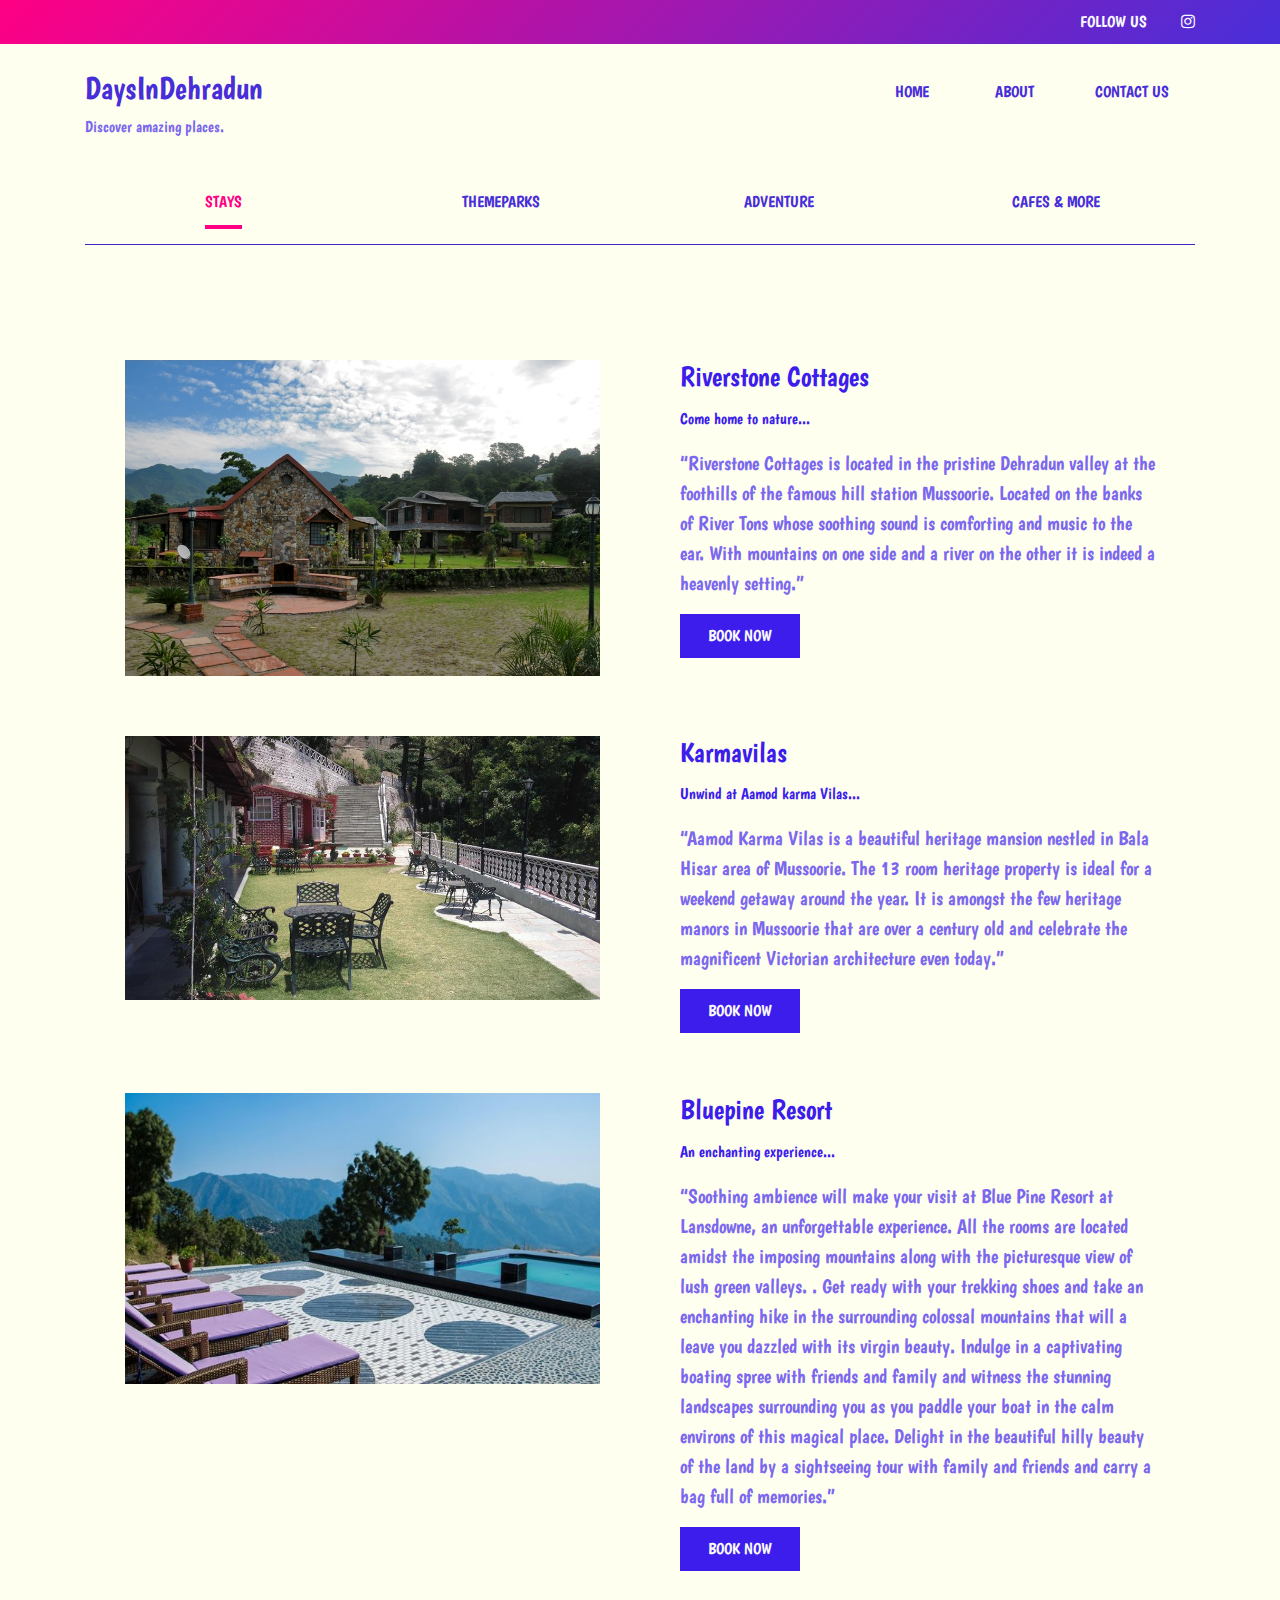
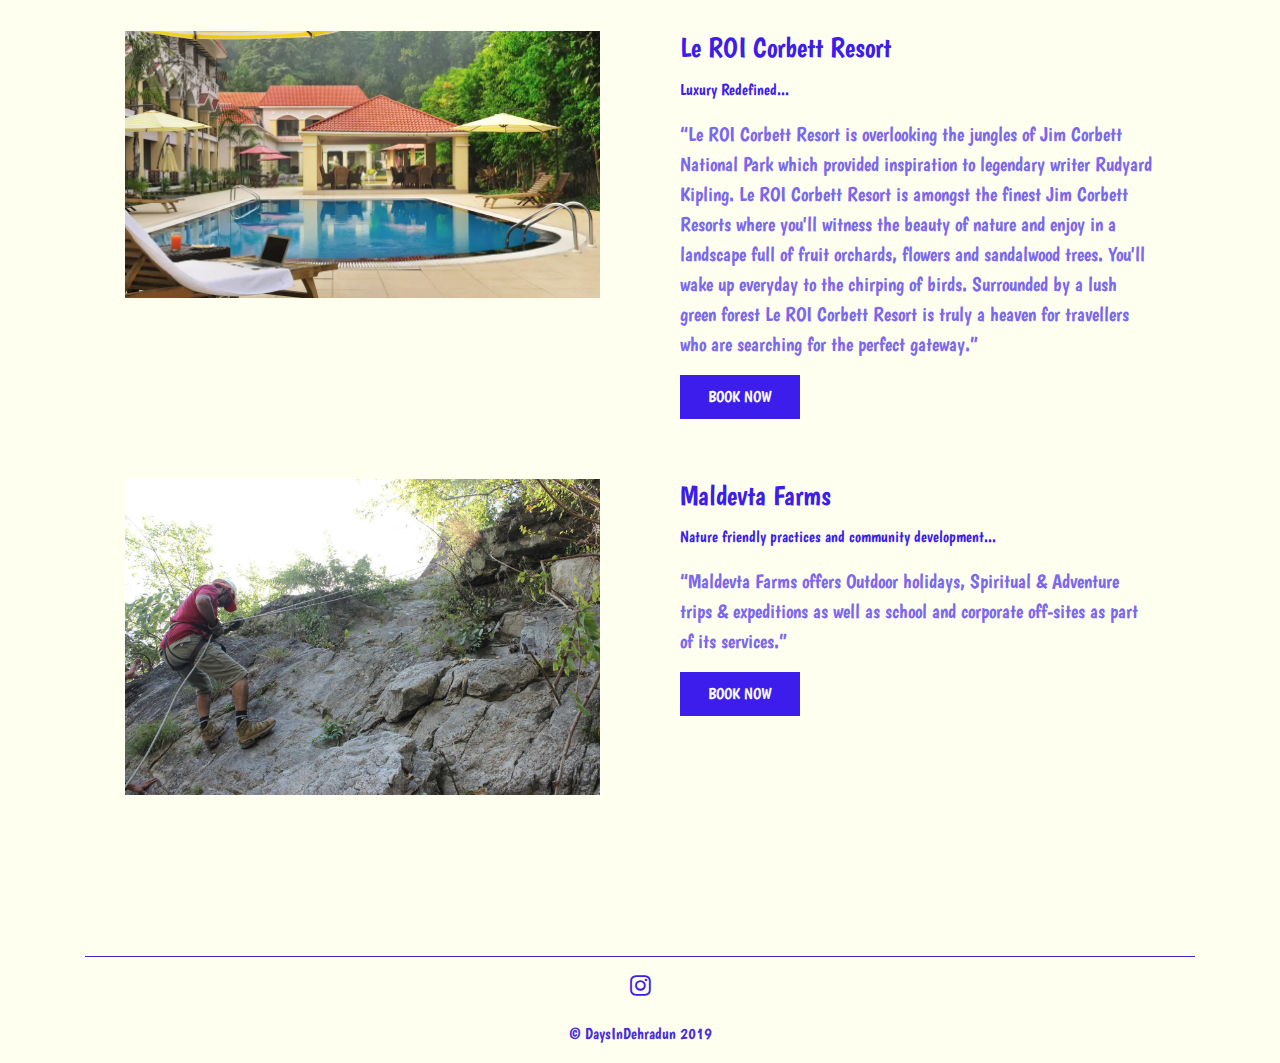
<file: stays.html>
<!DOCTYPE html>
<html lang="en">
<head>
  <meta charset="UTF-8">
  <meta name="viewport" content="width=device-width, initial-scale=1.0">
  <meta http-equiv="X-UA-Compatible" content="ie=edge">
  <title>DaysInDehradun | Stays</title>
   <meta name="description" content="daysindehradun provides you with the best places to stay while you are exploring Dehradun.The places provides you the amazing view,quality food and best comfort.We love sharing it all with you!">
  <meta name="keywords" content="dehradun,dehradun city,dehradun uttarakhand,dehradun india,dehradun places to stay,cottages,resort,vilas,farms,dehradun hotels,dehradun where to stay,things to do in dehradun,dehradun activities,dehradun information,dehradun guide,dehradun tourists,dehradun tourism,dehradun tips,top places in dehradun,explore dehradun">
  <meta property="og:type" content="website">
  <meta property="og:title" content="DaysInDehradun | Stays">
  <meta property="og:description" content="Dehradun City information guide. Find what is Dehradun famous for?Best places to stay,things do in Dehradun and Why visit Dehradun?DaysInDehradun promotes tourism in Dehradun and shares quality food,lifestyle and travel finds in Dehradun."> 
  <link rel="icon" href="iconfinder_Maps_Maps_Navigation_Compass_Direction_Gps_3915738.png" type="image/png">
  <link rel="stylesheet" href="styles.css" type="text/css">
  <link rel="stylesheet" href="https://stackpath.bootstrapcdn.com/bootstrap/4.3.1/css/bootstrap.min.css" integrity="sha384-ggOyR0iXCbMQv3Xipma34MD+dH/1fQ784/j6cY/iJTQUOhcWr7x9JvoRxT2MZw1T" crossorigin="anonymous">
  <script src="https://code.jquery.com/jquery-3.3.1.slim.min.js" integrity="sha384-q8i/X+965DzO0rT7abK41JStQIAqVgRVzpbzo5smXKp4YfRvH+8abtTE1Pi6jizo" crossorigin="anonymous"></script>
<script src="https://cdnjs.cloudflare.com/ajax/libs/popper.js/1.14.7/umd/popper.min.js" integrity="sha384-UO2eT0CpHqdSJQ6hJty5KVphtPhzWj9WO1clHTMGa3JDZwrnQq4sF86dIHNDz0W1" crossorigin="anonymous"></script>
<script src="https://stackpath.bootstrapcdn.com/bootstrap/4.3.1/js/bootstrap.min.js" integrity="sha384-JjSmVgyd0p3pXB1rRibZUAYoIIy6OrQ6VrjIEaFf/nJGzIxFDsf4x0xIM+B07jRM" crossorigin="anonymous"></script>
<link rel="stylesheet" href="https://stackpath.bootstrapcdn.com/font-awesome/4.7.0/css/font-awesome.min.css">
<link href="https://fonts.googleapis.com/css?family=Boogaloo" rel="stylesheet">
</head>
<body>
  <!-------------------------------------BANNER-->
  <div class="top-banner">
      <div class="container">
      <ul>
        <a href="https://www.instagram.com/daysindehradun/" target="_blank"><li>FOLLOW US
        <span><i class="fa fa-instagram" aria-hidden="true"></i></span></li></a>
        
      
      </ul>
      <div style="clear:both;"></div>
      </div>
      <div style="clear:both;"></div>
    </div>
    
    <div class="container">
      <div class="rest-header">
       <div class="row">
         <div class="col-md-6 logo"><a href="index.html"> <h2>DaysInDehradun</h2>
         <p id="discover-tag">Discover amazing places.</p></a>
         </div>
         <div class="col-md-6 menu">
           <ul>
              <li><a href="index.html" class="link">HOME</a></li>
              <li><a href="about.html" class="link">ABOUT</a></li>
           <li><a href="contact.html" class="link">CONTACT US</a></li>
           </ul>
         </div>
       </div>
       <div class="goto">
         <ul>
           <li><a href="#" class="active">STAYS</a></li>
           <li><a href="themeparks.html" class="link">THEMEPARKS</a></li>
           <li><a href="adventure.html" class="link">ADVENTURE</a></li>
           <li><a href="food.html" class="link">CAFES & MORE</a></li>
         </ul>
       </div>


      <hr id="goto-border">  
      </div>

</div>
<!------------------------------------STAYS-->
<div class="container">
  <div class="bio-wrapper">
  <div class="row">
    <div class="col-md-6 col-lg-6 col-sm-12 ">
      <div class="bio-img">
        <img src="riverstonecottage.jpg" class="img-fluid" alt="riverstonecottage">
      </div>
    </div>
    <div class="bio-content col-md-6 col-lg-6 col-sm-12">
      <div class="bio-content-bx">
        <h3>Riverstone Cottages</h3>
        <p><small>Come home to nature...</small></p>
        <div class="details">
          <p>“Riverstone Cottages is located in the pristine Dehradun valley at the foothills of the famous hill station Mussoorie.

            Located on the banks of River Tons whose soothing sound is comforting and music to the ear. With mountains on one side and a river on the other it is indeed a heavenly setting.”</p>
            <a href="https://riverstonecottages.com">BOOK NOW</a>
        </div>
      </div>
    </div>
    
  </div>
  <div class="row">
    <div class="col-md-6 col-lg-6 col-sm-12 ">
      <div class="bio-img">
        <img src="karmasvilas.jpg" class="img-fluid" alt="karmavilas" >
      </div>
    </div>

      <div class="bio-content col-md-6 col-lg-6 col-sm-12">
      <div class="bio-content-bx">
        <h3>Karmavilas</h3>
        <p><small>Unwind at Aamod karma Vilas...</small></p>
        <div class="details">
          <p>“Aamod Karma Vilas is a beautiful heritage mansion nestled in Bala Hisar area of Mussoorie. The 13 room heritage property is ideal for a weekend getaway around the year. It is amongst the few heritage manors in Mussoorie that are over a century old and celebrate the magnificent Victorian architecture even today.”</p>
          <a href="https://karmavilas.com">BOOK NOW</a>
        </div>
      
      </div>
    </div>
  </div>
  <div class="row">
    <div class="col-md-6 col-lg-6 col-sm-12 ">
      <div class="bio-img">
        <img src="bluepineresort.jpg" class="img-fluid" alt="karmavilas" >
      </div>
    </div>

      <div class="bio-content col-md-6 col-lg-6 col-sm-12">
      <div class="bio-content-bx">
        <h3>Bluepine Resort</h3>
        <p><small>An enchanting experience...</small></p>
        <div class="details">
          <p>“Soothing ambience will make your visit at Blue Pine Resort at Lansdowne, an unforgettable experience. All the rooms are located amidst the imposing mountains along with the picturesque view of lush green valleys.
          . Get ready with your trekking shoes and take an enchanting hike in the surrounding colossal mountains that will a leave you dazzled with its virgin beauty. 
            Indulge in a captivating boating spree with friends and family and witness the stunning landscapes surrounding you as you paddle your boat in the calm environs of this magical place. 
            Delight in the beautiful hilly beauty of the land by a sightseeing tour with family and friends and carry a bag full of memories.”</p>
          <a href="https://bluepineresort.com">BOOK NOW</a>
        </div>
      
      </div>
    </div>
  </div>
  <div class="row">
    <div class="col-md-6 col-lg-6 col-sm-12">
      <div class="bio-img">
        <img src="leroi.webp" class="img-fluid" alt="karmavilas" >
      </div>
    </div>

      <div class="bio-content col-md-6 col-lg-6 col-sm-12">
      <div class="bio-content-bx">
        <h3>Le ROI Corbett Resort</h3>
        <p><small>Luxury Redefined...</small></p>
        <div class="details">
          <p>“Le ROI Corbett Resort is overlooking the jungles of Jim Corbett National Park which provided inspiration to legendary writer Rudyard Kipling. Le ROI Corbett Resort is amongst the finest Jim Corbett Resorts where you'll witness the beauty of nature and enjoy in a landscape full of fruit orchards, flowers and sandalwood trees. You'll wake up everyday to the chirping of birds. Surrounded by a lush green forest Le ROI Corbett Resort is truly a heaven for travellers who are searching for the perfect gateway.”</p>
          <a href="https://leroihotels.com">BOOK NOW</a>
        </div>
      
      </div>
    </div>
  </div>
  <div class="row">
    <div class="col-md-6 col-lg-6 col-sm-12">
      <div class="bio-img">
        <img src="maldevtafarms.jpg" class="img-fluid" alt="karmavilas" >
      </div>
    </div>

      <div class="bio-content col-md-6 col-lg-6 col-sm-12">
      <div class="bio-content-bx">
        <h3>Maldevta Farms</h3>
        <p><small>Nature friendly practices and community development... </small></p>
        <div class="details">
          <p>“Maldevta Farms  offers  Outdoor holidays, Spiritual & Adventure trips & expeditions as well as school and corporate off-sites as part of its services.”</p>
          <a href="https://maldevtafarms.com">BOOK NOW</a>
        </div>
      
      </div>
    </div>
  </div>
 
  </div>
  <hr id="bio-border">
</div>
      


        
        <!------------------------------------FOOTER---------------->
  
  
  
        <footer>


      <p><a href="https://www.instagram.com/daysindehradun/" target="_blank"><i class="fa fa-instagram" aria-hidden="true"></i></a></p>
        <p class="copy"><small>&copy; DaysInDehradun 2019</small></p>
  
    </footer>
  
</body>
</html>
</file>
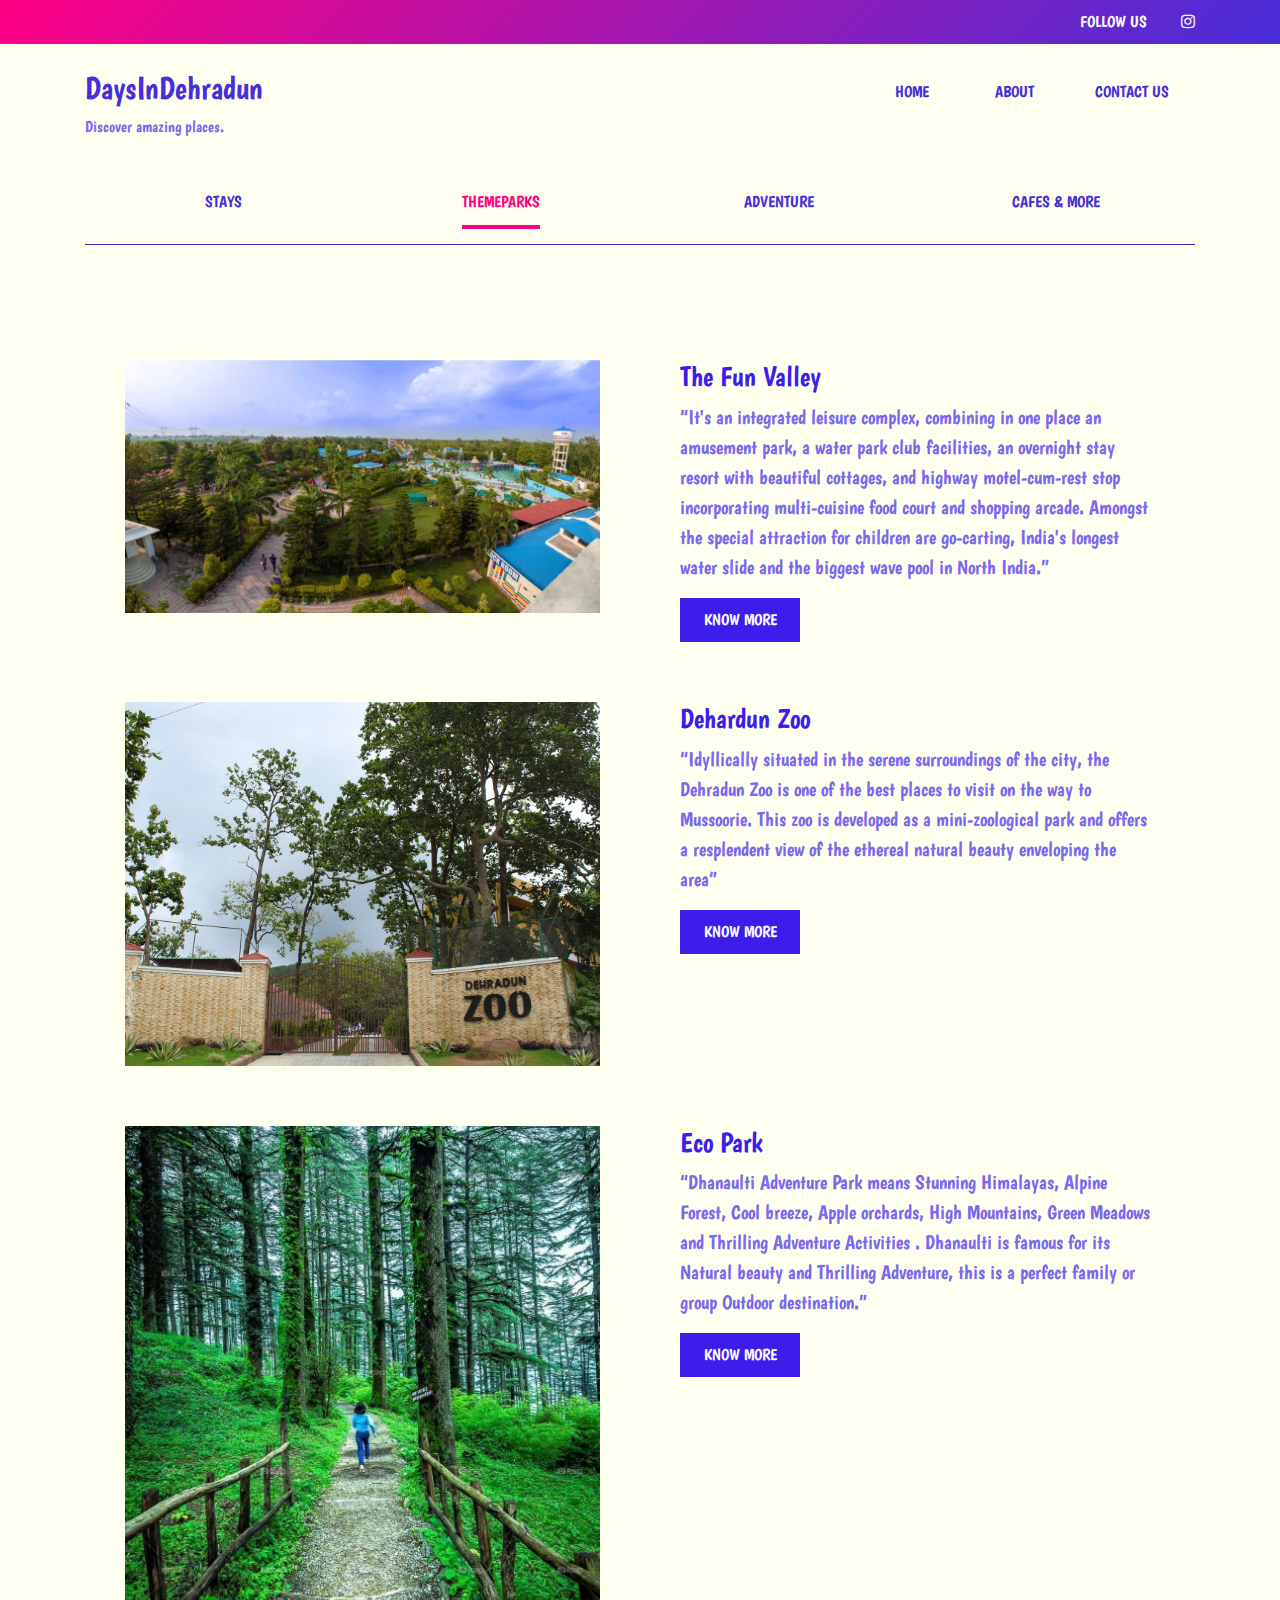
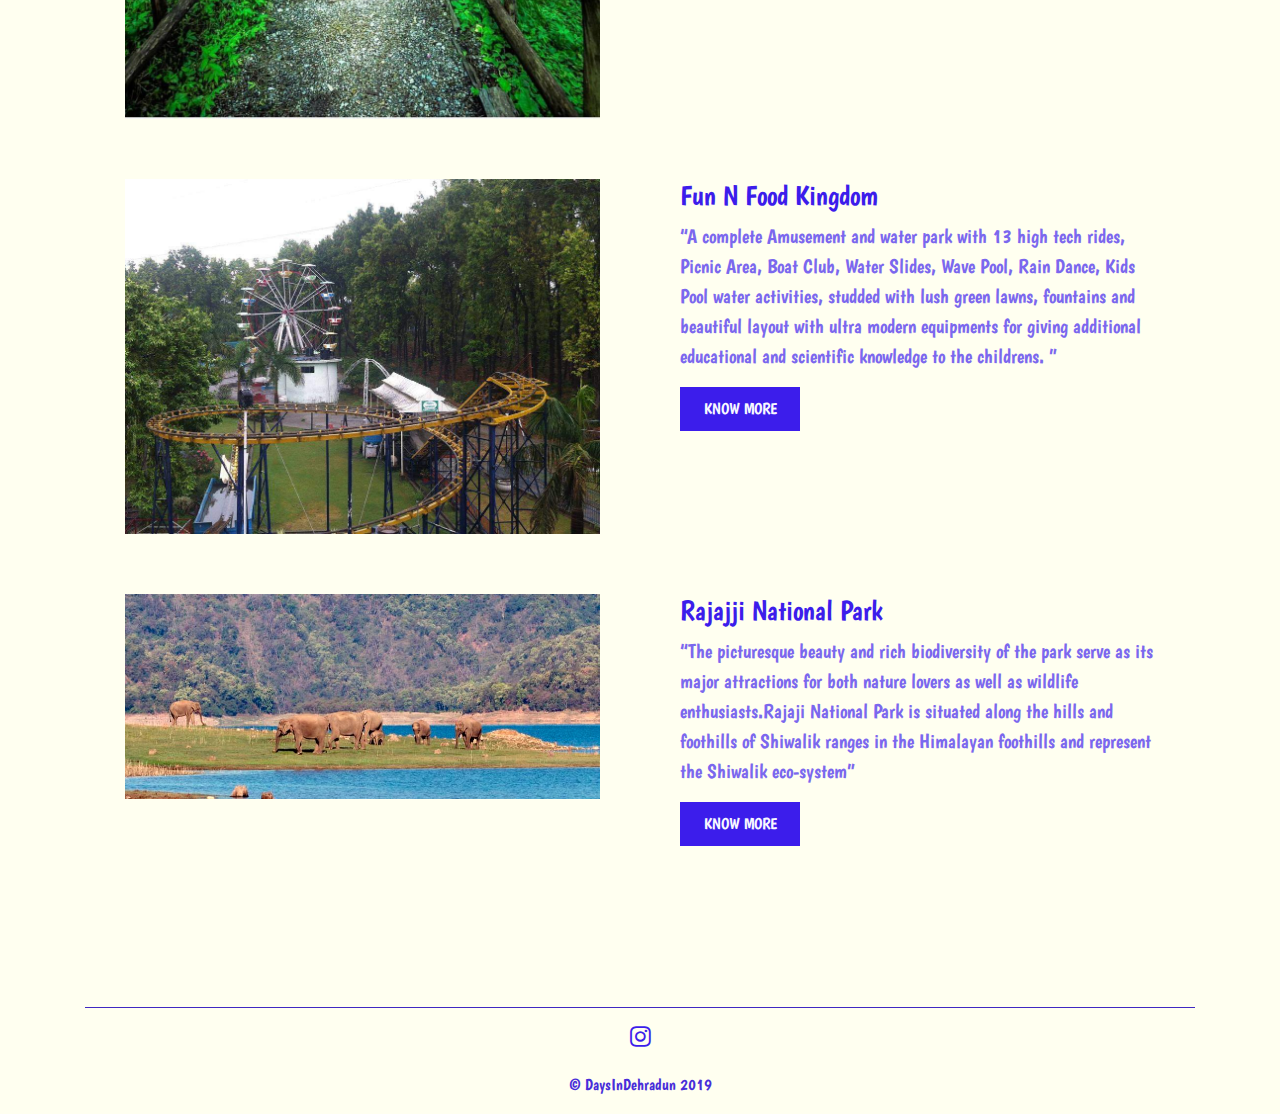
<file: themeparks.html>
<!DOCTYPE html>
<html lang="en">
<head>
  <meta charset="UTF-8">
  <meta name="viewport" content="width=device-width, initial-scale=1.0">
  <meta http-equiv="X-UA-Compatible" content="ie=edge">
  <title>DaysInDehradun | Themeparks</title>
  <meta name="description" content="daysindehradun are a space for promoting and sharing quality food,lifestyle and travel finds in Dehradun.We love sharing it all with you!">
  <meta name="keywords" content="dehradun,dehradun city,dehradun uttarakhand,dehradun india,things to do in dehradun,dehradun waterparks,dehradun themeparks,dehradun activities,dehradun information,dehradun guide,dehradun tourists,dehradun tourism,what to do in dehradun,trekking in dehradun,adventure activities in dehradun,dehradun tips,top places in dehradun,explore dehradun">
  <meta property="og:type" content="website">
  <meta property="og:title" content="DaysInDehradun | Themeparks">
  <meta property="og:description" content="Dehradun City information guide. Find what is Dehradun famous for?Best places to stay,things do in Dehradun and Why visit Dehradun?DaysInDehradun promotes tourism in Dehradun and shares quality food,lifestyle and travel finds in Dehradun."> 
  <link rel="icon" href="iconfinder_Maps_Maps_Navigation_Compass_Direction_Gps_3915738.png" type="image/png">
  <link rel="stylesheet" href="styles.css" type="text/css">
  <link rel="stylesheet" href="https://stackpath.bootstrapcdn.com/bootstrap/4.3.1/css/bootstrap.min.css" integrity="sha384-ggOyR0iXCbMQv3Xipma34MD+dH/1fQ784/j6cY/iJTQUOhcWr7x9JvoRxT2MZw1T" crossorigin="anonymous">
  <script src="https://code.jquery.com/jquery-3.3.1.slim.min.js" integrity="sha384-q8i/X+965DzO0rT7abK41JStQIAqVgRVzpbzo5smXKp4YfRvH+8abtTE1Pi6jizo" crossorigin="anonymous"></script>
<script src="https://cdnjs.cloudflare.com/ajax/libs/popper.js/1.14.7/umd/popper.min.js" integrity="sha384-UO2eT0CpHqdSJQ6hJty5KVphtPhzWj9WO1clHTMGa3JDZwrnQq4sF86dIHNDz0W1" crossorigin="anonymous"></script>
<script src="https://stackpath.bootstrapcdn.com/bootstrap/4.3.1/js/bootstrap.min.js" integrity="sha384-JjSmVgyd0p3pXB1rRibZUAYoIIy6OrQ6VrjIEaFf/nJGzIxFDsf4x0xIM+B07jRM" crossorigin="anonymous"></script>
<link rel="stylesheet" href="https://stackpath.bootstrapcdn.com/font-awesome/4.7.0/css/font-awesome.min.css">
<link href="https://fonts.googleapis.com/css?family=Boogaloo" rel="stylesheet">
</head>
<body>
  <!-------------------------------------BANNER-->
  <div class="top-banner">
      <div class="container">
      <ul>
          <a href="https://www.instagram.com/daysindehradun/" target="_blank"><li>FOLLOW US
              <span><i class="fa fa-instagram" aria-hidden="true"></i></span></li></a>
        
      
      </ul>
      <div style="clear:both;"></div>
      </div>
      <div style="clear:both;"></div>
    </div>
    
    <div class="container">
      <div class="rest-header">
       <div class="row">
         <div class="col-md-6 logo"><a href="index.html"> <h2>DaysInDehradun</h2>
         <p id="discover-tag">Discover amazing places.</p></a>
         </div>
         <div class="col-md-6 menu">
           <ul>
              <li><a href="index.html" class="link">HOME</a></li>
              <li><a href="about.html" class="link">ABOUT</a></li>
           <li><a href="contact.html" class="link">CONTACT US</a></li>
           </ul>
         </div>
       </div>
       <div class="goto">
         <ul>
           <li><a href="stays.html" class="link">STAYS</a></li>
           <li><a href="themeparks.html" class="active">THEMEPARKS</a></li>
           <li><a href="adventure.html" class="link">ADVENTURE</a></li>
           <li><a href="food.html" class="link">CAFES & MORE</a></li>
         </ul>
       </div>


      <hr id="goto-border">  
      </div>

</div>
<!------------------------------------THEMEPARKS-->
<div class="container">
  <div class="bio-wrapper">
  <div class="row">
    <div class="col-md-6 col-lg-6 col-sm-12 ">
      <div class="bio-img">
        <img src="funvalley1.jpg" class="img-fluid" alt="fun valley">
      </div>
    </div>
    <div class="bio-content col-md-6 col-lg-6 col-sm-12">
      <div class="bio-content-bx">
        <h3>The Fun Valley</h3>
        
        <div class="details">
          <p>“It's an integrated leisure complex, combining in one place an amusement park, a water park club facilities, an overnight stay resort with beautiful cottages, and highway motel-cum-rest stop incorporating multi-cuisine food court and shopping arcade. Amongst the special attraction for children are go-carting, India's longest water slide and the biggest wave pool in North India.”</p>
            <a href="http://funvalley.co.in/">KNOW MORE</a>
        </div>
      </div>
    </div>
    
  </div>
  <div class="row">
    <div class="col-md-6 col-lg-6 col-sm-12 ">
      <div class="bio-img">
        <img src="thezoo.jpg" class="img-fluid" alt="dehradun zoo" >
      </div>
    </div>

      <div class="bio-content col-md-6 col-lg-6 col-sm-12">
      <div class="bio-content-bx">
        <h3>Dehardun Zoo</h3>
        
        <div class="details">
          <p>“Idyllically situated in the serene surroundings of the city, the Dehradun Zoo is one of the best places to visit on the way to Mussoorie. This zoo is developed as a mini-zoological park and offers a resplendent view of the ethereal natural beauty enveloping the area”</p>
          <a href="http://www.dehradunzoo.co.in/">KNOW MORE</a>
        </div>
      
      </div>
    </div>
  </div>
  <div class="row">
    <div class="col-md-6 col-lg-6 col-sm-12 ">
      <div class="bio-img">
        <img src="eco-park-dhanaulti-uttarakhand-india.jpg" class="img-fluid" alt="ecopark" >
      </div>
    </div>

      <div class="bio-content col-md-6 col-lg-6 col-sm-12">
      <div class="bio-content-bx">
        <h3>Eco Park</h3>
        
        <div class="details">
          <p>“Dhanaulti Adventure Park means Stunning Himalayas, Alpine Forest, Cool breeze, Apple orchards, High Mountains, Green Meadows and Thrilling Adventure Activities . Dhanaulti is famous for its Natural beauty and Thrilling Adventure, this is a perfect family or group Outdoor destination.”</p>
          <a href="https://www.euttaranchal.com/tourism/dhanaulti-eco-park.php">KNOW MORE</a>
        </div>
      
      </div>
    </div>
  </div>
  <div class="row">
    <div class="col-md-6 col-lg-6 col-sm-12">
      <div class="bio-img">
        <img src="fun&food.jpg" class="img-fluid" alt="fun n food kingdom" >
      </div>
    </div>

      <div class="bio-content col-md-6 col-lg-6 col-sm-12">
      <div class="bio-content-bx">
        <h3>Fun N Food Kingdom</h3>
      
        <div class="details">
          <p>“A complete Amusement and water park with 13 high tech rides, Picnic Area, Boat Club, Water Slides, Wave Pool, Rain Dance, Kids Pool water activities, studded with lush green lawns, fountains and beautiful layout with ultra modern equipments for giving additional educational and scientific knowledge to the childrens.
            ”</p>
          <a href="http://www.funnfoodkingdom.in/">KNOW MORE</a>
        </div>
      
      </div>
    </div>
  </div>
  <div class="row">
    <div class="col-md-6 col-lg-6 col-sm-12">
      <div class="bio-img">
        <img src="RajajiWildlifeSafari_1.jpg" class="img-fluid" alt="rjaji national park" >
      </div>
    </div>

      <div class="bio-content col-md-6 col-lg-6 col-sm-12">
      <div class="bio-content-bx">
        <h3>Rajajji National Park</h3>
        <div class="details">
          <p>“The picturesque beauty and rich biodiversity of the park serve as its major attractions for both nature lovers as well as wildlife enthusiasts.Rajaji National Park is situated along the hills and foothills of Shiwalik ranges in the Himalayan foothills and represent the Shiwalik eco-system”</p>
          <a href="http://www.rajajinationalpark.co.in/index.htm" target="_blank">KNOW MORE</a>
        </div>
      
      </div>
    </div>
  </div>
 
  </div>
  <hr id="bio-border">
</div>
      


        
        <!------------------------------------FOOTER---------------->
  
  
  
        <footer>


      <p><a href="https://www.instagram.com/daysindehradun/"><i class="fa fa-instagram" aria-hidden="true"></i></a></p>
        <p class="copy"><small>&copy; DaysInDehradun 2019</small></p>
  
    </footer>
  
</body>
</html>
</file>
<file: styles.css>
body{
  padding:0;
  margin:0;
  font-family: comic sans ms !important;
  background:	#FFFFF0	 !important;
  position: relative;
  height:100%;
  width:100%;

}
/*-------------------------------------TOPBANNER*/
.top-banner{
  padding:10px 0;
  background-image: linear-gradient(135deg, rgba(255,0,132,1) 0%, rgba(72,46,217,1) 100%);
  
}

.top-banner ul{
padding:0;
margin:0;
float: right;
list-style: none;
}
 .top-banner ul span{
  margin-left:30px;
} 
.top-banner ul li .fa{
  color:#f8f8ff;
}
.top-banner ul li {
  color:#f8f8ff;
  font-family: 'Boogaloo', cursive;
}
.top-banner a:hover li,
.top-banner a:hover .fa{
  color:rgba(255,0,132,1) !important;
}




/*-------------------------------------------------HEADER*/

header  {
  padding-top:10px;
  margin-bottom:250px;
}
#discover-tag{
  color:#7B68EE;
}

header .logo,h2,p,a{
  color:rgba(72,46,217,1);
  font-family: 'Boogaloo', cursive;
  text-decoration: none !important;
}
header .row{
  padding:15px 0;
}
header .menu{
  text-align: right;
}
header .menu ul{
  padding:0;
  margin:0;
  list-style: none;
  display: flex;
  float: right;
  
}
header .menu ul li{
  width:100px;
  

}



header .menu ul li a{
  
  color:rgba(72,46,217,1);
  text-decoration: none;
  line-height:46px;
  
  position: relative;
  font-family: 'Boogaloo', cursive;
  display:inline-block !important;
  
}
.link:hover,.active{
  
  color:rgba(255,0,132,1) !important;
  border-bottom:4px solid rgba(255,0,132,1);
}


#header-border{
  background:rgba(72,46,217,1);
  margin:0;
}
/*---------------------------------------HEADER FOR REST PAGES*/
.rest-header  {
  padding-top:10px;
  margin-bottom:50px;
}
.rest-header .logo{
  color:rgba(72,46,217,1);
  font-family: 'Boogaloo', cursive;
}
.rest-header .row{
  padding:15px 0;
}
.rest-header .menu ul{
  padding:0;
  margin:0;
  list-style: none;
  display: flex;
  float: right;
  
}
.rest-header .menu ul li{
  width:100px;
  

}



.rest-header .menu ul li a{
  
  color:rgba(72,46,217,1);
  text-decoration: none;
  line-height:46px;
  transition: .2s;
  position: relative;
  font-family: 'Boogaloo', cursive;
  display:inline-block !important;
}

.goto ul{
  padding:0;
  margin:0;
  list-style: none;
  display: flex;
  text-align: center;
  padding-top:20px;

}
.goto ul li{
  text-align: center;
  width:25%;

}
.goto ul li a{
  text-decoration: none;
  color:rgba(72,46,217,1);
  position: relative;
  padding-bottom:14px;
  font-family: 'Boogaloo', cursive;
}

#goto-border{
  background:rgba(72,46,217,1);
  margin:0;
  margin-top:30px;
}
/*--------------------------------------------ABOUT HEAD TEST*/

.about-head-text{
  margin-bottom:150px;
  margin-top:70px;
}

.about-head-text h2{
  color:rgba(72,46,217,1);
  font-family: 'Boogaloo',cursive;
}
.about-head-text p{
  color:#7B68EE;
  font-family: 'Boogaloo',cursive;
  font-size:20px;
}
.about-creator h3{
  font-family: 'Boogaloo',cursive;
  color: rgba(72,46,217,1)
}
.about-creator p{
  font-family: 'Boogaloo',cursive;
  color:#7B68EE;
  font-size:20px;
}
.about-creator{
  padding-bottom:150px;
}
.creator-img img{
  border-radius: 50%;
  width:200px;
  height:200px;

}
.creator-text{
  padding:40px 0;
}
/*------------------------------------------------TABS---BOX*/

.box:hover{
  box-shadow: 0px 0px 22px 5px rgba(60,29,235,0.31);
}
.box{
  transition: .3s;
  padding:10px;
  background:#fffff0;
}
.box img{
  transform: scale(0.9);
  transition: .3s;
  width:90%;
}
.box:hover img{
  transform: scale(1);
}

.box a{
  text-decoration: none !important;
}
.box .text{
 background: linear-gradient(135deg, rgba(255,0,132,1) 0%, rgba(72,46,217,1) 100%);
 color:#f8f8ff !important;
 width:80%;
 margin:0 auto;
 margin-top:10px;
  height:30px;
  line-height:30px;
  transition: .2s;
  font-family: 'Boogaloo', cursive;
}
.box .text p{
  color:#f8f8ff !important;
}
.box:hover .text{
  width:90%;
}
.wrapper-tab{
  padding-bottom:250px;
}
/*------------------------------------------------form*/
.form-text{
  margin-bottom:100px !important;
}
.form-text h2{
  font-family:'Boogaloo', cursive;
  color:#3c1deb;
  text-align: center;
}

.form-text p{
  color:#7B68EE;
  font-family:'Boogaloo', cursive;
  font-size:20px;  
  text-align: center;
  width:60%;
  margin:0 auto;
}

form input{
  width:50% !important;
  margin-bottom: 20px;
  
}
form label{
  color:#3c1deb;
  font-family: 'Boogaloo', cursive;
  font-size:20px;
}form input::placeholder{
  color: #7B68EE !important;
  font-size:18px;
  font-family: 'Boogaloo', cursive;
}
form input:focus,
form input:valid{
  color:#7B68EE !important;
}
form textarea::placeholder{
  color:#7B68EE !important;
  font-family: 'Boogaloo', cursive;
  font-size:18px;
}
form textarea:focus,
form textarea:valid{
  color: #7B68EE !important;
}
form textarea{
  margin-bottom:30px !important;
}
form button{
  background:#3c1deb !important;
  outline:none !important;
  border:none !important;
  columns: #f8f8ff !important;
}
form button:hover{
  background:#7B68EE !important;
}

.form-content{
  padding-bottom:100px;
}
/*-------------------------------------- BIO TABS*/
.bio-content-bx h3{
color: #3c1deb;
}
.bio-content-bx p{
  color: #3c1deb;
  font-size:20px;
}
.bio-content-bx .details p{
  color: #7B68EE;
}
.bio-content-bx{
  padding: 15px 25px;
  font-family:  'Boogaloo', cursive;
}
.bio-content-bx a{
  display: block;
  padding:10px 15px;
  background: #3c1deb;
  width:120px;
  text-align: center;
  color:#f8f8ff;
  text-decoration: none !important;
}
.bio-content-bx a:hover{
  background: #7B68EE;
  color:#f8f8ff !important;
}
.bio-wrapper .row{
  margin:30px 0;
}
.bio-wrapper{
  padding-bottom:100px ;
  padding-top:20px;
}

.bio-img{
  padding:15px 25px;
}
.bio-wrapper .stays-img img{
  width:450px;
  
}
#bio-border{
  background: rgba(72,46,217,1);
}



/*------------------------------------------------FOOTER*/
footer{
  
  
  
  
  color: #7B68EE;
  text-align: center;
  
  
  font-family: 'Boogaloo', cursive;
}
footer .fa{
  font-size: 24px;
  color:#3c1deb;
}
footer .copy{
  font-size:20px;
}

footer .fa:hover{
  color:rgba(255,0,132,1);
}






/*------------------------------------------------MEDIAQUERIES*/
@media(max-width:600px){
  .box img{
    width:50%;
    
    
  }
  .wrapper-tab{
    padding-bottom:80px;
  }
  .about-creator{
    padding-bottom:60px;
  }


}
@media(max-width:780px){
  .form-text p{
    color:#7B68EE;
    font-family:'Boogaloo', cursive;
    font-size:20px;  
    text-align: center;
    width:100%;
    margin:0 auto;
  }
  header{
    margin-bottom:150px;
  }
  .box img{
    width:70%;

  }
  .box{
    margin-bottom:40px;
  }
  .wrapper-tab{
    padding-bottom: 150px;
  }
  .about-creator{
    padding-bottom:100px;
  }
  footer{
    padding:0;
  }

}@media(max-width:383px){
  .goto ul{
    text-align: center;
    display: block;
    padding:0;
  }
  .goto ul li{
    width:100%;
    display: block;
    padding:3px 0;

  }
  .goto ul li a{
    padding:0 !important;
  }
  .menu ul{
    width:100%;
    text-align: center;
  }
}
@media(max-width:500px){
  .menu ul{
    text-align: center;
    width:100%;
  }
  .menu ul li{
    width:33.3% !important;
  }
  @media(max-width:574px){
    .box img{
      width:50%;
    }
  header{
    margin-bottom:50px;
  }
}.wrapper-tab{
  padding-bottom:50px;
}
}
</file>
